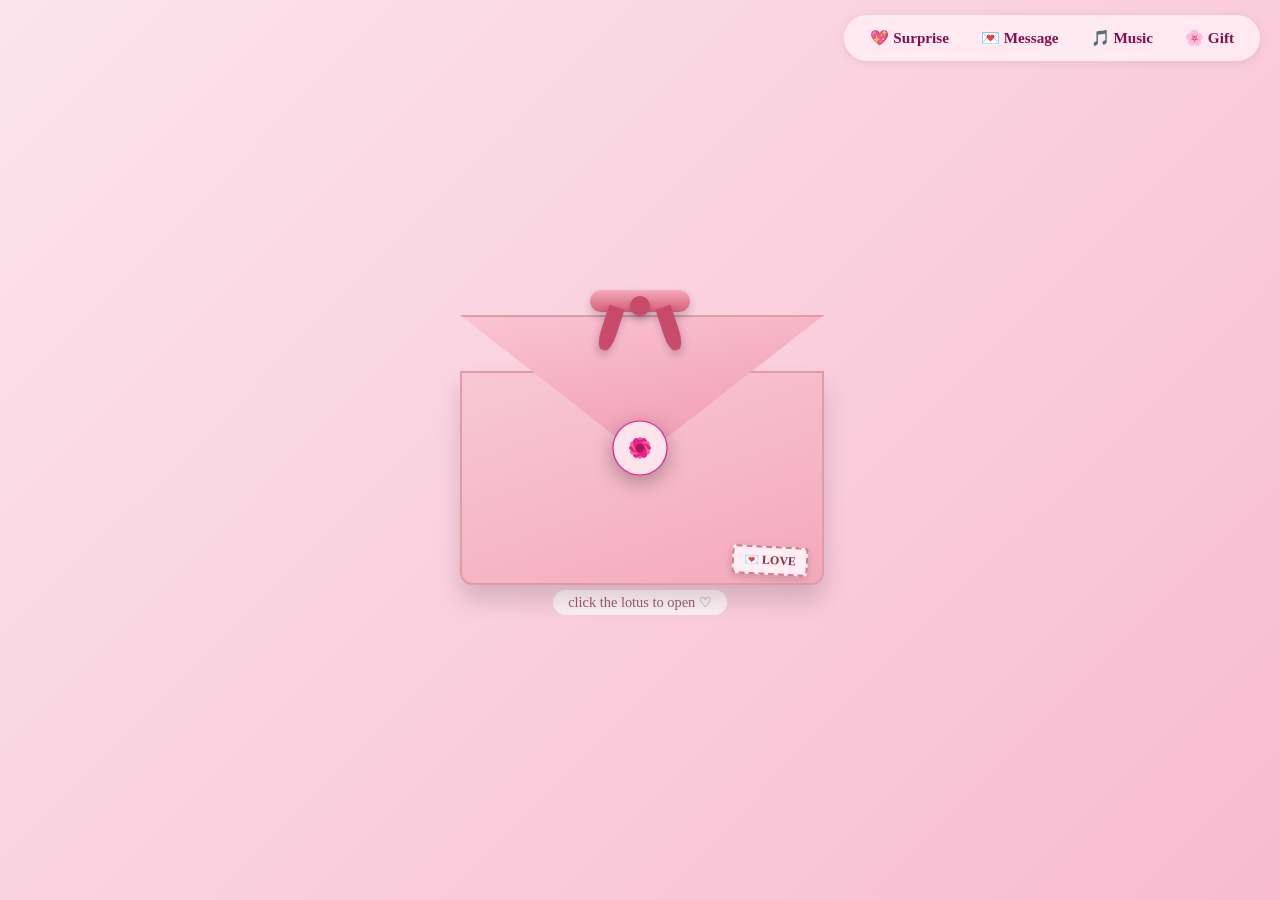
<file: index.html>
<!DOCTYPE html>
<html lang="en">
<head>
  <meta charset="UTF-8">
  <meta name="viewport" content="width=device-width, initial-scale=1.0">
  <title>Viji Birthday</title>
  <link rel="stylesheet" href="style.css">
  <link rel="icon" href="favicon.ico" type="image/x-icon">
</head>
<body>

  <!-- ===== TOP RIGHT INLINE NAV ===== -->
 <nav class="top-nav">
    <a href="surprise.html">💖 Surprise</a> 
    <a href="messages.html">💌 Message</a>
    <a href="music.html">🎵 Music</a>
    <a href="gift.html">🌸 Gift</a>
  </nav>

  <!-- ===== FALLING ITEMS CONTAINER ===== -->
  <div class="falling-items" id="fallingContainer"></div>


  <!-- ===== ENVELOPE ===== -->
  <div class="envelope-container">
    <div class="envelope-body"></div>
    <div class="envelope-flap" id="flap"></div>

    <div class="letter" id="letter">
      <button class="close-btn" onclick="closeEnvelope()">✕</button>
      <h1 class="birthday-heading" id="birthdayHeading">Happy Birthday Sweetheart</h1>
      <h2>🌸 Dear You,</h2>
      <p>You are the sunshine<br>of my life.</p>
      <p class="signature">With love,<br>Me</p>
    </div>

    <div class="ribbon">
      <div class="ribbon-band"></div>
      <div class="ribbon-knot"></div>
    </div>

    <div class="lotus-seal" id="lotusSeal" onclick="openEnvelope()">
      <svg width="60" height="60" viewBox="0 0 100 100">
        <circle cx="50" cy="50" r="45" fill="#fce4ec" stroke="#e91e8c" stroke-width="2"/>
        <g transform="translate(50,50)">
          <ellipse rx="8" ry="18" fill="#f06292" transform="rotate(0)"/>
          <ellipse rx="8" ry="18" fill="#e91e8c" transform="rotate(30)"/>
          <ellipse rx="8" ry="18" fill="#f06292" transform="rotate(60)"/>
          <ellipse rx="8" ry="18" fill="#e91e8c" transform="rotate(90)"/>
          <ellipse rx="8" ry="18" fill="#f06292" transform="rotate(120)"/>
          <ellipse rx="8" ry="18" fill="#e91e8c" transform="rotate(150)"/>
          <ellipse rx="8" ry="18" fill="#f06292" transform="rotate(180)"/>
          <ellipse rx="8" ry="18" fill="#e91e8c" transform="rotate(210)"/>
          <ellipse rx="8" ry="18" fill="#f06292" transform="rotate(240)"/>
          <ellipse rx="8" ry="18" fill="#e91e8c" transform="rotate(270)"/>
          <ellipse rx="8" ry="18" fill="#f06292" transform="rotate(300)"/>
          <ellipse rx="8" ry="18" fill="#e91e8c" transform="rotate(330)"/>
          <circle r="7" fill="#ad1457"/>
        </g>
      </svg>
    </div>
    
    <div class="love-stamp">💌 LOVE</div>
    <div class="hint" id="hint">click the lotus to open ♡</div>
  </div>
  

  <script src="script.js"></script>
</body>
</html>
</file>
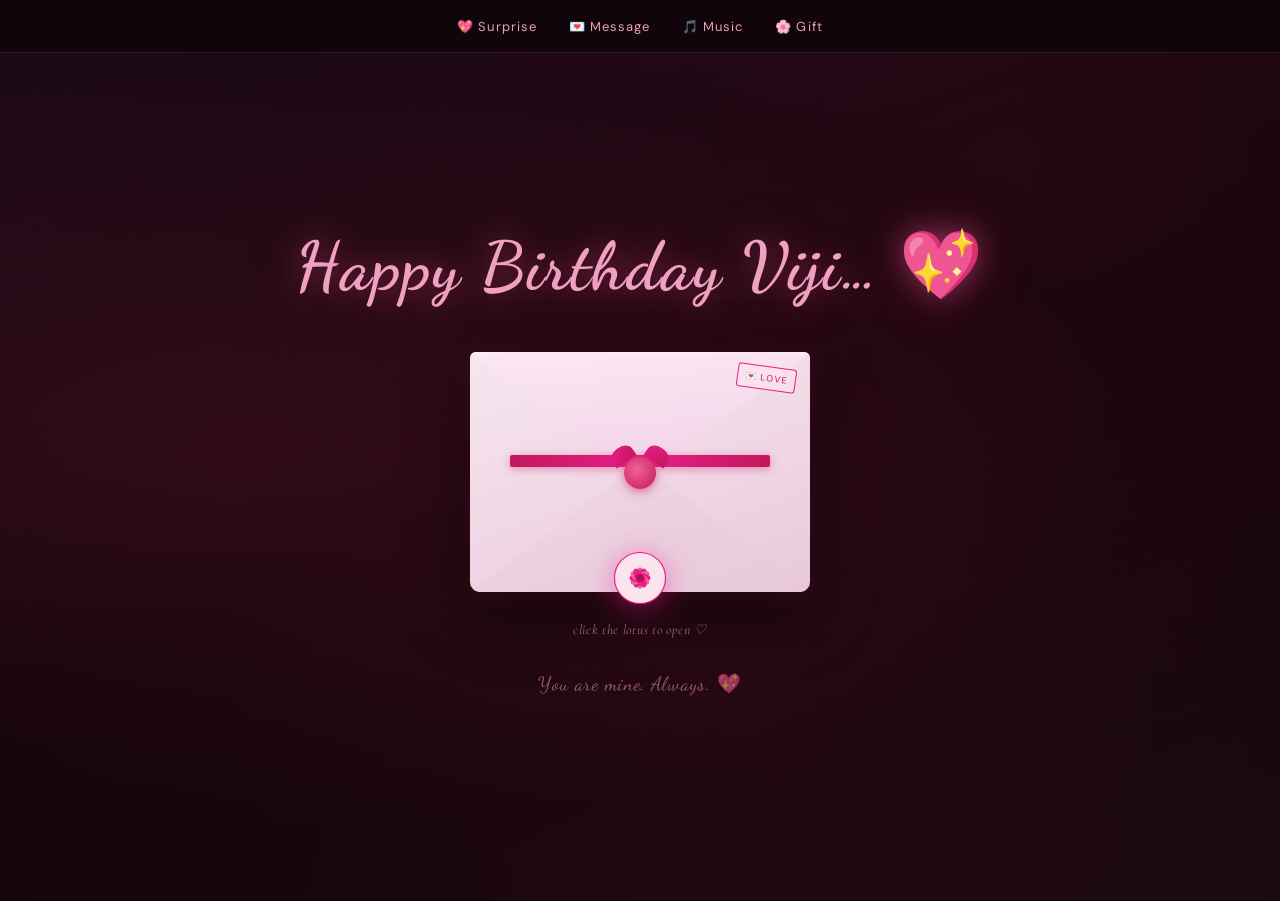
<file: docs/index.html>
<!doctype html>
<html lang="en">
  <head>
    <meta charset="UTF-8" />
    <meta name="viewport" content="width=device-width, initial-scale=1.0" />
    <title>Viji Birthday 💖</title>
    <link
      href="https://fonts.googleapis.com/css2?family=Cormorant+Garamond:ital,wght@0,300;0,400;0,600;1,300;1,400&family=DM+Sans:wght@300;400&family=Dancing+Script:wght@600;700&display=swap"
      rel="stylesheet"
    />
    <link rel="icon" href="favicon.png" />
    <link rel="icon" type="image/png" sizes="32x32" href="favicon.png" />
    <link rel="apple-touch-icon" href="favicon.png" />

    <style>
      *,
      *::before,
      *::after {
        margin: 0;
        padding: 0;
        box-sizing: border-box;
      }

      html,
      body {
        width: 100%;
        min-height: 100vh;
        font-family: "DM Sans", sans-serif;
        overflow-x: hidden;
        display: block;
        background: #1a0510;
      }

      /* Deep romantic background */
      body::before {
        content: "";
        position: fixed;
        inset: 0;
        background:
          radial-gradient(
            ellipse at 20% 50%,
            rgba(180, 40, 80, 0.18) 0%,
            transparent 60%
          ),
          radial-gradient(
            ellipse at 80% 20%,
            rgba(120, 20, 60, 0.15) 0%,
            transparent 55%
          ),
          radial-gradient(
            ellipse at 60% 80%,
            rgba(80, 10, 40, 0.2) 0%,
            transparent 50%
          ),
          linear-gradient(160deg, #1f0a18 0%, #120408 50%, #1a0a0e 100%);
        pointer-events: none;
        z-index: 0;
      }

      /* NAV */
      .top-nav {
        display: flex;
        justify-content: center;
        align-items: center;
        gap: 2rem;
        padding: 1.1rem 2rem;
        background: rgba(15, 5, 10, 0.85);
        border-bottom: 1px solid rgba(200, 80, 120, 0.2);
        position: sticky;
        top: 0;
        left: 0;
        width: 100%;
        z-index: 200;
        backdrop-filter: blur(10px);
      }
      .top-nav a {
        font-size: 13px;
        color: #e8a0b8;
        text-decoration: none;
        letter-spacing: 0.08em;
        transition:
          color 0.2s,
          text-shadow 0.2s;
      }
      .top-nav a:hover {
        color: #ffd6e7;
        text-shadow: 0 0 12px rgba(255, 150, 180, 0.6);
      }

      /* MAIN LAYOUT */
      .page-wrap {
        position: relative;
        z-index: 1;
        min-height: calc(100vh - 52px);
        display: flex;
        flex-direction: column;
        align-items: center;
        justify-content: center;
        padding: 2rem 1rem 4rem;
        gap: 0;
      }

      /* INTRO TEXT - big, rises from bottom */
      .intro-text {
        font-family: "Dancing Script", cursive;
        font-size: clamp(2.4rem, 8vw, 4.2rem);
        font-weight: 700;
        color: #f0a0c0;
        letter-spacing: 0.03em;
        margin-bottom: 2.8rem;
        text-align: center;
        line-height: 1.2;
        animation: riseUp 1.2s cubic-bezier(0.22, 1, 0.36, 1) 0.3s both;
        text-shadow:
          0 0 30px rgba(220, 80, 130, 0.6),
          0 0 60px rgba(180, 40, 90, 0.3),
          0 4px 20px rgba(0, 0, 0, 0.4);
      }

      @keyframes riseUp {
        from {
          opacity: 0;
          transform: translateY(70px);
        }
        to {
          opacity: 1;
          transform: translateY(0);
        }
      }

      @keyframes fadeDown {
        from {
          opacity: 0;
          transform: translateY(-14px);
        }
        to {
          opacity: 1;
          transform: translateY(0);
        }
      }

      /* CLOSE button above the envelope */
      .close-outside-btn {
        display: none;
        align-items: center;
        gap: 6px;
        margin-bottom: 1rem;
        background: rgba(200, 60, 100, 0.15);
        border: 1px solid rgba(220, 80, 130, 0.35);
        color: #f0a0c0;
        font-family: "DM Sans", sans-serif;
        font-size: 13px;
        letter-spacing: 0.06em;
        padding: 6px 18px;
        border-radius: 20px;
        cursor: pointer;
        backdrop-filter: blur(6px);
        transition:
          background 0.2s,
          color 0.2s;
      }
      .close-outside-btn:hover {
        background: rgba(200, 60, 100, 0.28);
        color: #ffd6e7;
      }
      .close-outside-btn.visible {
        display: flex;
      }

      /* ===== ENVELOPE ===== */
      .envelope-container {
        position: relative;
        width: 340px;
        height: 240px;
        animation: floatUp 1s ease 0.5s both;
        cursor: default;
      }

      @keyframes floatUp {
        from {
          opacity: 0;
          transform: translateY(30px);
        }
        to {
          opacity: 1;
          transform: translateY(0);
        }
      }

      /* gentle float after load */
      .envelope-container.loaded {
        animation:
          floatUp 1s ease 0.5s both,
          gentleFloat 4s ease-in-out 1.5s infinite;
      }
      @keyframes gentleFloat {
        0%,
        100% {
          transform: translateY(0px);
        }
        50% {
          transform: translateY(-8px);
        }
      }

      /* envelope body */
      .envelope-body {
        position: absolute;
        inset: 0;
        background: linear-gradient(
          160deg,
          #f5e6ee 0%,
          #f0d5e4 60%,
          #e8c8d8 100%
        );
        border-radius: 6px 6px 10px 10px;
        box-shadow:
          0 20px 60px rgba(0, 0, 0, 0.6),
          0 6px 20px rgba(180, 40, 80, 0.25),
          inset 0 1px 0 rgba(255, 255, 255, 0.6);
      }

      /* diagonal fold lines on body */
      .envelope-body::before {
        content: "";
        position: absolute;
        inset: 0;
        background:
          linear-gradient(
            135deg,
            transparent 49.5%,
            rgba(200, 140, 160, 0.25) 49.5%,
            rgba(200, 140, 160, 0.25) 50.5%,
            transparent 50.5%
          ),
          linear-gradient(
            225deg,
            transparent 49.5%,
            rgba(200, 140, 160, 0.25) 49.5%,
            rgba(200, 140, 160, 0.25) 50.5%,
            transparent 50.5%
          );
        border-radius: inherit;
      }

      /* bottom fold */
      .envelope-bottom {
        position: absolute;
        bottom: 0;
        left: 0;
        right: 0;
        height: 130px;
        background: linear-gradient(160deg, #f0d8e8 0%, #e8c8d8 100%);
        clip-path: polygon(0 100%, 50% 0%, 100% 100%);
        border-radius: 0 0 10px 10px;
        box-shadow: 0 -2px 8px rgba(180, 80, 120, 0.15);
      }

      /* flap (top triangle) */
      .envelope-flap {
        position: absolute;
        top: 0;
        left: 0;
        right: 0;
        height: 130px;
        background: linear-gradient(175deg, #fce8f3 0%, #f0d0e6 100%);
        clip-path: polygon(0 0, 100% 0, 50% 100%);
        transform-origin: top center;
        transition: transform 0.8s cubic-bezier(0.4, 0, 0.2, 1);
        z-index: 10;
        border-radius: 6px 6px 0 0;
        box-shadow: 0 4px 12px rgba(180, 60, 100, 0.12);
      }
      .envelope-flap.open {
        transform: rotateX(180deg);
      }

      /* LETTER */
      .letter {
        position: absolute;
        top: 10px;
        left: 20px;
        right: 20px;
        background: linear-gradient(160deg, #fff9fc 0%, #fdf0f6 100%);
        border-radius: 6px;
        padding: 1.4rem 1.6rem 1.2rem;
        box-shadow: 0 4px 20px rgba(0, 0, 0, 0.25);
        z-index: 5;
        opacity: 0;
        transition: opacity 0.6s ease 0.5s;
        pointer-events: none;
        text-align: center;
        border: 0.5px solid rgba(220, 150, 180, 0.3);
      }
      .letter.open {
        opacity: 1;
        pointer-events: all;
      }

      /* ruled lines on letter */
      .letter::before {
        content: "";
        position: absolute;
        inset: 0;
        background: repeating-linear-gradient(
          transparent,
          transparent 27px,
          rgba(220, 150, 180, 0.12) 27px,
          rgba(220, 150, 180, 0.12) 28px
        );
        border-radius: inherit;
        pointer-events: none;
      }

      .birthday-heading {
        font-family: "Dancing Script", cursive;
        font-size: 1.25rem;
        font-weight: 700;
        color: #8b1a4a;
        margin-bottom: 0.5rem;
        line-height: 1.3;
        position: relative;
        z-index: 1;
      }

      .letter h2 {
        font-family: "Cormorant Garamond", serif;
        font-size: 0.95rem;
        font-weight: 400;
        color: #7a3050;
        margin-bottom: 0.6rem;
        position: relative;
        z-index: 1;
      }

      .letter p {
        font-family: "Cormorant Garamond", serif;
        font-style: italic;
        font-size: 0.95rem;
        color: #5a2035;
        line-height: 1.7;
        position: relative;
        z-index: 1;
      }

      .letter .signature {
        margin-top: 0.8rem;
        font-family: "Dancing Script", cursive;
        font-size: 1.05rem;
        color: #8b1a4a;
        font-style: normal;
      }

      /* RIBBON */
      .ribbon {
        position: absolute;
        top: 50%;
        left: 50%;
        transform: translate(-50%, -50%);
        z-index: 15;
        display: flex;
        flex-direction: column;
        align-items: center;
        transition: opacity 0.4s;
      }
      .ribbon.hidden {
        opacity: 0;
        pointer-events: none;
      }
      .ribbon-band {
        width: 260px;
        height: 12px;
        background: linear-gradient(90deg, #c2185b, #e91e8c, #c2185b);
        border-radius: 2px;
        box-shadow: 0 2px 8px rgba(200, 24, 91, 0.4);
      }
      .ribbon-knot {
        width: 32px;
        height: 32px;
        background: radial-gradient(circle at 40% 40%, #f06292, #c2185b);
        border-radius: 50%;
        margin-top: -10px;
        box-shadow: 0 3px 10px rgba(200, 24, 91, 0.5);
        position: relative;
      }
      .ribbon-knot::before,
      .ribbon-knot::after {
        content: "";
        position: absolute;
        width: 24px;
        height: 16px;
        background: linear-gradient(135deg, #e91e8c, #c2185b);
        border-radius: 50% 50% 0 0;
        top: -10px;
      }
      .ribbon-knot::before {
        left: -14px;
        transform: rotate(-35deg);
      }
      .ribbon-knot::after {
        right: -14px;
        transform: rotate(35deg);
      }

      /* LOTUS SEAL */
      .lotus-seal {
        position: absolute;
        bottom: -20px;
        left: 50%;
        transform: translateX(-50%);
        z-index: 20;
        cursor: pointer;
        transition:
          transform 0.3s,
          filter 0.3s;
        filter: drop-shadow(0 4px 14px rgba(233, 30, 140, 0.5));
      }
      .lotus-seal:hover {
        transform: translateX(-50%) scale(1.12) rotate(10deg);
        filter: drop-shadow(0 6px 20px rgba(233, 30, 140, 0.7));
      }
      .lotus-seal.hidden {
        opacity: 0;
        pointer-events: none;
        transition: opacity 0.4s;
      }

      /* STAMP */
      .love-stamp {
        position: absolute;
        top: 14px;
        right: 14px;
        font-family: "DM Sans", sans-serif;
        font-size: 9px;
        font-weight: 400;
        letter-spacing: 0.15em;
        color: #c2185b;
        border: 1.5px solid #e91e8c;
        padding: 5px 7px;
        border-radius: 3px;
        background: rgba(252, 228, 236, 0.6);
        z-index: 12;
        transform: rotate(8deg);
      }

      /* HINT */
      .hint {
        position: absolute;
        bottom: -46px;
        left: 50%;
        transform: translateX(-50%);
        font-family: "Cormorant Garamond", serif;
        font-style: italic;
        font-size: 0.85rem;
        color: rgba(220, 140, 170, 0.7);
        white-space: nowrap;
        letter-spacing: 0.05em;
        animation: pulse 2s ease-in-out infinite;
        transition: opacity 0.4s;
      }
      .hint.hidden {
        opacity: 0;
      }
      @keyframes pulse {
        0%,
        100% {
          opacity: 0.5;
        }
        50% {
          opacity: 1;
        }
      }

      /* FOOTER */
      .love-footer {
        margin-top: 5rem;
        font-family: "Dancing Script", cursive;
        font-size: 1.2rem;
        color: rgba(220, 140, 170, 0.6);
        text-align: center;
        letter-spacing: 0.05em;
        animation: fadeDown 1s ease 1s both;
        position: relative;
        z-index: 1;
      }

      /* FALLING PETALS */
      .falling-items {
        position: fixed;
        inset: 0;
        pointer-events: none;
        z-index: 0;
        overflow: hidden;
      }
      .fall-item {
        position: absolute;
        top: -40px;
        font-size: 1rem;
        opacity: 0;
        animation: fallDown linear infinite;
      }
      @keyframes fallDown {
        0% {
          transform: translateY(0) rotate(0deg) scale(1);
          opacity: 0.8;
        }
        100% {
          transform: translateY(105vh) rotate(400deg) scale(0.6);
          opacity: 0;
        }
      }

      /* SPARKLES on open */
      .sparkle {
        position: fixed;
        pointer-events: none;
        font-size: 1.2rem;
        z-index: 300;
        animation: sparkleOut 1s ease forwards;
      }
      @keyframes sparkleOut {
        0% {
          transform: translate(0, 0) scale(1);
          opacity: 1;
        }
        100% {
          transform: translate(var(--tx), var(--ty)) scale(0);
          opacity: 0;
        }
      }

      @media (max-width: 400px) {
        .envelope-container {
          width: 290px;
          height: 205px;
        }
        .ribbon-band {
          width: 220px;
        }
        .top-nav {
          gap: 1.2rem;
        }
        .top-nav a {
          font-size: 12px;
        }
      }
    </style>
  </head>
  <body>
    <div class="falling-items" id="fallingContainer"></div>

    <nav class="top-nav">
      <a href="surprise.html">💖 Surprise</a>
      <a href="messages.html">💌 Message</a>
      <a href="music.html">🎵 Music</a>
      <a href="gift.html">🌸 Gift</a>
    </nav>

    <div class="page-wrap">
      <div class="intro-text" id="introText">Happy Birthday Viji… 💖</div>

      <button
        class="close-outside-btn"
        id="closeOutsideBtn"
        onclick="closeEnvelope()"
      >
        ✕ &nbsp;Close
      </button>

      <div class="envelope-container" id="envelopeContainer">
        <div class="envelope-body"></div>
        <div class="envelope-bottom"></div>

        <div class="letter" id="letter">
          <h1 class="birthday-heading">Happy Birthday Beautiful 🌸</h1>
          <h2>🌸 Dear You,</h2>
          <p>
            I don't have big fancy words.
I just know that talking to you feels easy,
being with you feels safe,
and loving you feels like the most natural thing.
Happy Birthday, Viji —
you deserve the whole world. 🎂✨

.
          </p>
          <p class="signature">With all my love,<br />Forever yours 💕</p>
        </div>

        <div class="envelope-flap" id="flap"></div>

        <div class="ribbon" id="ribbon">
          <div class="ribbon-band"></div>
          <div class="ribbon-knot"></div>
        </div>

        <div class="lotus-seal" id="lotusSeal" onclick="openEnvelope()">
          <svg width="58" height="58" viewBox="0 0 100 100">
            <circle
              cx="50"
              cy="50"
              r="44"
              fill="#fce4ec"
              stroke="#e91e8c"
              stroke-width="2"
            />
            <g transform="translate(50,50)">
              <ellipse rx="8" ry="18" fill="#f06292" transform="rotate(0)" />
              <ellipse rx="8" ry="18" fill="#e91e8c" transform="rotate(30)" />
              <ellipse rx="8" ry="18" fill="#f06292" transform="rotate(60)" />
              <ellipse rx="8" ry="18" fill="#e91e8c" transform="rotate(90)" />
              <ellipse rx="8" ry="18" fill="#f06292" transform="rotate(120)" />
              <ellipse rx="8" ry="18" fill="#e91e8c" transform="rotate(150)" />
              <ellipse rx="8" ry="18" fill="#f06292" transform="rotate(180)" />
              <ellipse rx="8" ry="18" fill="#e91e8c" transform="rotate(210)" />
              <ellipse rx="8" ry="18" fill="#f06292" transform="rotate(240)" />
              <ellipse rx="8" ry="18" fill="#e91e8c" transform="rotate(270)" />
              <ellipse rx="8" ry="18" fill="#f06292" transform="rotate(300)" />
              <ellipse rx="8" ry="18" fill="#e91e8c" transform="rotate(330)" />
              <circle r="7" fill="#ad1457" />
            </g>
          </svg>
        </div>

        <div class="love-stamp">💌 LOVE</div>
        <div class="hint" id="hint">click the lotus to open ♡</div>
      </div>

      <footer class="love-footer">You are mine. Always. 💖</footer>
    </div>

    <script>
      // Falling petals
      const symbols = ["🌸", "🌹", "💕", "✨", "🌺", "💖", "🌷", "⭐"];
      const container = document.getElementById("fallingContainer");
      for (let i = 0; i < 22; i++) {
        const el = document.createElement("span");
        el.className = "fall-item";
        el.textContent = symbols[Math.floor(Math.random() * symbols.length)];
        el.style.left = Math.random() * 100 + "vw";
        el.style.fontSize = 0.6 + Math.random() * 0.9 + "rem";
        el.style.animationDuration = 7 + Math.random() * 10 + "s";
        el.style.animationDelay = Math.random() * 14 + "s";
        container.appendChild(el);
      }

      // Envelope float class after load
      setTimeout(() => {
        document.getElementById("envelopeContainer").classList.add("loaded");
      }, 1600);

      let isOpen = false;

      function openEnvelope() {
        if (isOpen) return;
        isOpen = true;

        document.getElementById("ribbon").classList.add("hidden");
        document.getElementById("lotusSeal").classList.add("hidden");
        document.getElementById("hint").classList.add("hidden");
        document.getElementById("closeOutsideBtn").classList.add("visible");

        document.getElementById("flap").classList.add("open");
        document.getElementById("letter").classList.add("open");

        launchSparkles();
      }

      function closeEnvelope() {
        isOpen = false;
        document.getElementById("letter").classList.remove("open");
        document.getElementById("closeOutsideBtn").classList.remove("visible");
        setTimeout(() => {
          document.getElementById("flap").classList.remove("open");
          document.getElementById("ribbon").classList.remove("hidden");
          document.getElementById("lotusSeal").classList.remove("hidden");
          document.getElementById("hint").classList.remove("hidden");
        }, 400);
      }

      function launchSparkles() {
        const sparks = ["✨", "💖", "🌸", "⭐", "💕", "🌟"];
        for (let i = 0; i < 14; i++) {
          const s = document.createElement("span");
          s.className = "sparkle";
          s.textContent = sparks[Math.floor(Math.random() * sparks.length)];
          const x = 30 + Math.random() * 40; // % across screen
          const y = 30 + Math.random() * 40;
          s.style.left = x + "vw";
          s.style.top = y + "vh";
          const angle = Math.random() * 360;
          const dist = 60 + Math.random() * 80;
          s.style.setProperty("--tx", Math.cos(angle) * dist + "px");
          s.style.setProperty("--ty", Math.sin(angle) * dist + "px");
          s.style.animationDelay = Math.random() * 0.4 + "s";
          document.body.appendChild(s);
          setTimeout(() => s.remove(), 1400);
        }
      }
    </script>
  </body>
</html>
</file>
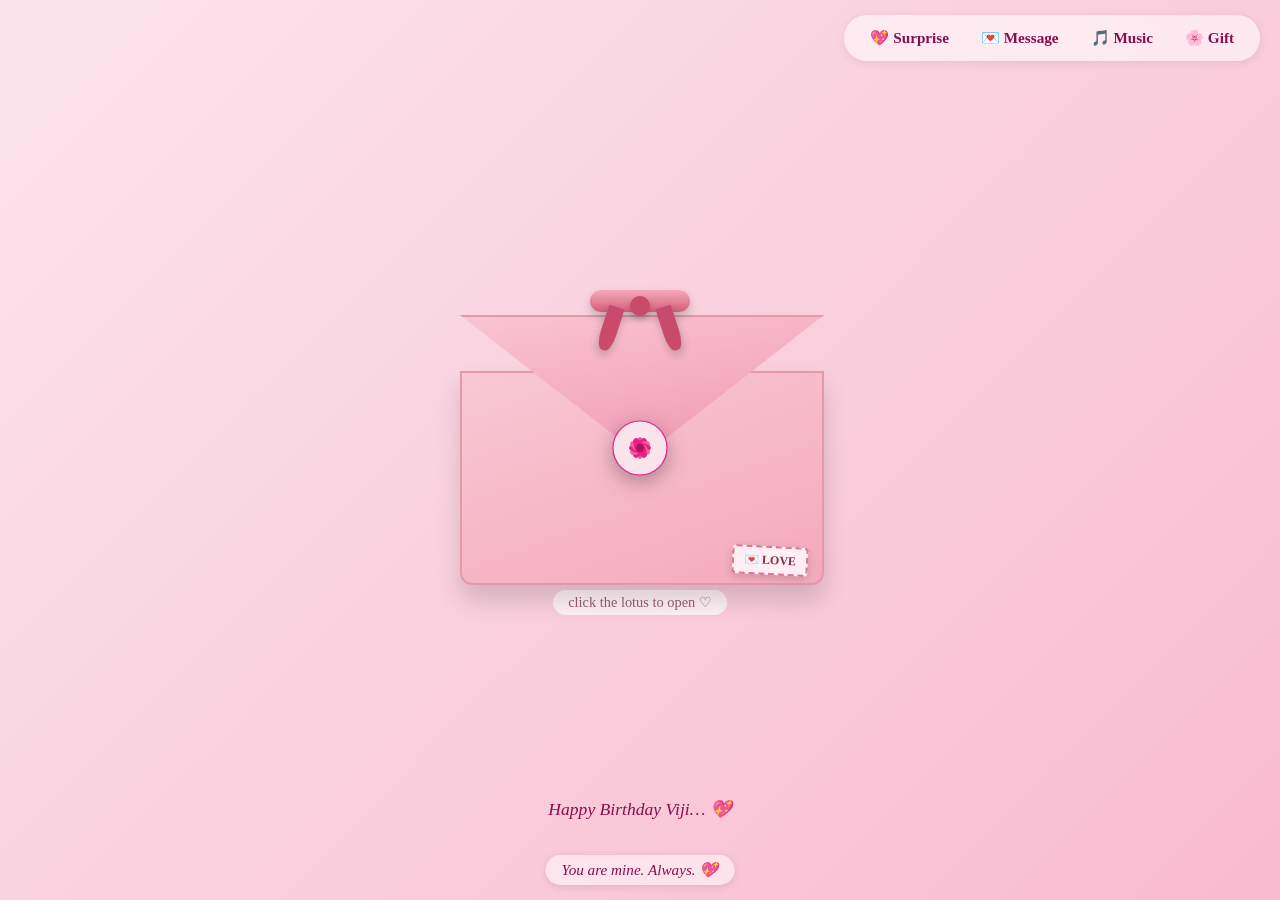
<file: frontend/index.html>
<!DOCTYPE html>
<html lang="en">
<head>
  <meta charset="UTF-8">
  <meta name="viewport" content="width=device-width, initial-scale=1.0">
  <title>Viji Birthday</title>
  <link rel="stylesheet" href="style.css">
  <link rel="icon" href="favicon.ico" type="image/x-icon">
</head>
<body>

  <!-- ===== TOP RIGHT INLINE NAV ===== -->
 <nav class="top-nav">
    <a href="surprise.html">💖 Surprise</a> 
    <a href="messages.html">💌 Message</a>
    <a href="music.html">🎵 Music</a>
    <a href="gift.html">🌸 Gift</a>
  </nav>

  <!-- ===== FALLING ITEMS CONTAINER ===== -->
  <div class="falling-items" id="fallingContainer"></div>


  <!-- ===== ENVELOPE ===== -->
  <div class="envelope-container">
    <div class="envelope-body"></div>
    <div class="envelope-flap" id="flap"></div>

    <div class="letter" id="letter">
      <button class="close-btn" onclick="closeEnvelope()">✕</button>
      <h1 class="birthday-heading" id="birthdayHeading">Happy Birthday Sweetheart</h1>
      <h2>🌸 Dear You,</h2>
      <p>You are the sunshine<br>of my life.</p>
      <p class="signature">With love,<br>Me</p>
    </div>

    <div class="ribbon">
      <div class="ribbon-band"></div>
      <div class="ribbon-knot"></div>
    </div>

    <div class="lotus-seal" id="lotusSeal" onclick="openEnvelope()">
      <svg width="60" height="60" viewBox="0 0 100 100">
        <circle cx="50" cy="50" r="45" fill="#fce4ec" stroke="#e91e8c" stroke-width="2"/>
        <g transform="translate(50,50)">
          <ellipse rx="8" ry="18" fill="#f06292" transform="rotate(0)"/>
          <ellipse rx="8" ry="18" fill="#e91e8c" transform="rotate(30)"/>
          <ellipse rx="8" ry="18" fill="#f06292" transform="rotate(60)"/>
          <ellipse rx="8" ry="18" fill="#e91e8c" transform="rotate(90)"/>
          <ellipse rx="8" ry="18" fill="#f06292" transform="rotate(120)"/>
          <ellipse rx="8" ry="18" fill="#e91e8c" transform="rotate(150)"/>
          <ellipse rx="8" ry="18" fill="#f06292" transform="rotate(180)"/>
          <ellipse rx="8" ry="18" fill="#e91e8c" transform="rotate(210)"/>
          <ellipse rx="8" ry="18" fill="#f06292" transform="rotate(240)"/>
          <ellipse rx="8" ry="18" fill="#e91e8c" transform="rotate(270)"/>
          <ellipse rx="8" ry="18" fill="#f06292" transform="rotate(300)"/>
          <ellipse rx="8" ry="18" fill="#e91e8c" transform="rotate(330)"/>
          <circle r="7" fill="#ad1457"/>
        </g>
      </svg>
    </div>
    
    <div class="love-stamp">💌 LOVE</div>
    <div class="hint" id="hint">click the lotus to open ♡</div>
  </div>

  <div class="intro-text" id="introText">
  Happy Birthday Viji… 💖
</div>


  <footer class="love-footer">
  You are mine. Always. 💖
</footer>

  <script src="script.js"></script>
</body>
</html>
</file>
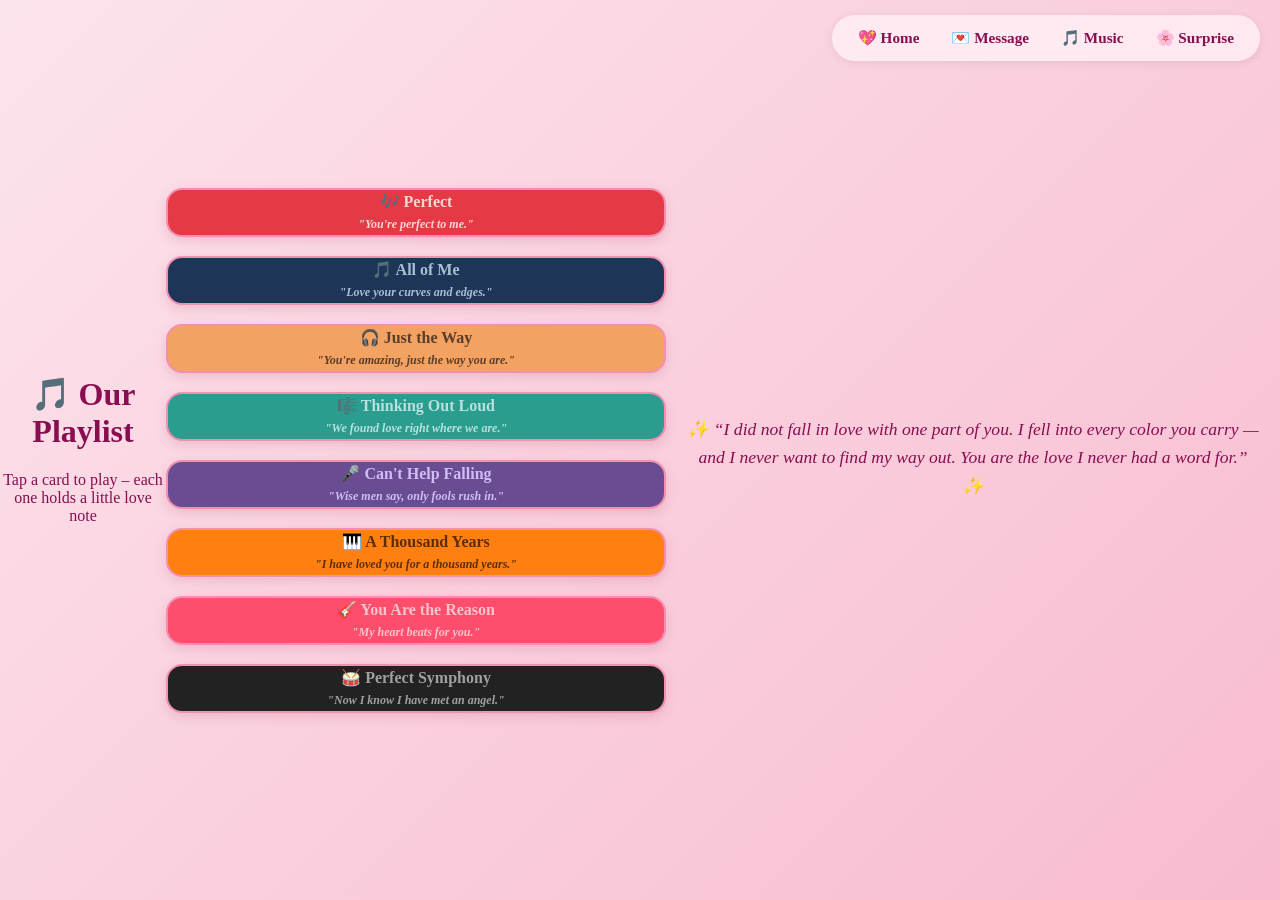
<file: music.html>
<!DOCTYPE html>
<html lang="en">
<head>
  <meta charset="UTF-8">
  <meta name="viewport" content="width=device-width, initial-scale=1.0">
  <title>Music & Quotes 🎵💌</title>
  <link rel="stylesheet" href="style.css">
</head>
<body>

  <!-- ===== TOP NAV ===== -->
  <nav class="top-nav">
    <a href="home.html">💖 Home</a> 
    <a href="messages.html">💌 Message</a>
    <a href="music.html">🎵 Music</a>
    <a href="surprise.html">🌸 Surprise</a>
  </nav>

  <!-- ===== FALLING ITEMS ===== -->
  <div class="falling-items" id="fallingContainer"></div>

  <!-- ===== HEADER ===== -->
  <div style="text-align:center; color:#880e4f; z-index:2; position:relative; margin-bottom: 5px;">
    <h1>🎵 Our Playlist</h1>
    <p>Tap a card to play – each one holds a little love note</p>
  </div>

  <!-- ===== 8 RECTANGLES (SONG + QUOTE) ===== -->
  <div class="rect-container" id="rectContainer">

    <div class="music-rect" data-song="song1.mp3">
      <span class="song-title">🎶 Perfect</span>
      <span class="quote-line">"You're perfect to me."</span>
    </div>

    <div class="music-rect" data-song="song2.mp3">
      <span class="song-title">🎵 All of Me</span>
      <span class="quote-line">"Love your curves and edges."</span>
    </div>

    <div class="music-rect" data-song="song3.mp3">
      <span class="song-title">🎧 Just the Way</span>
      <span class="quote-line">"You're amazing, just the way you are."</span>
    </div>

    <div class="music-rect" data-song="song4.mp3">
      <span class="song-title">🎼 Thinking Out Loud</span>
      <span class="quote-line">"We found love right where we are."</span>
    </div>

    <div class="music-rect" data-song="song5.mp3">
      <span class="song-title">🎤 Can't Help Falling</span>
      <span class="quote-line">"Wise men say, only fools rush in."</span>
    </div>

    <div class="music-rect" data-song="song6.mp3">
      <span class="song-title">🎹 A Thousand Years</span>
      <span class="quote-line">"I have loved you for a thousand years."</span>
    </div>

    <div class="music-rect" data-song="song7.mp3">
      <span class="song-title">🎸 You Are the Reason</span>
      <span class="quote-line">"My heart beats for you."</span>
    </div>

    <div class="music-rect" data-song="song8.mp3">
      <span class="song-title">🥁 Perfect Symphony</span>
      <span class="quote-line">"Now I know I have met an angel."</span>
    </div>

  </div>
  <p class="music-quote">
    ✨ “I did not fall in love with one part of you. I fell into every color you carry — and I never want to find my way out. You are the love I never had a word for.” ✨
  </p>

  <script src="script.js"></script>

  <!-- Music player logic (same as before) -->
  <script>
    (function() {
      const rects = document.querySelectorAll('.music-rect');
      let currentAudio = null;
      let currentRect = null;

      rects.forEach(rect => {
        rect.addEventListener('click', function() {
          const songFile = this.getAttribute('data-song');

          // If same rectangle clicked again → pause / resume
          if (currentRect === this) {
            if (currentAudio && !currentAudio.paused) {
              currentAudio.pause();
              this.classList.remove('playing');
              currentRect = null;
              currentAudio = null;
            } else if (currentAudio && currentAudio.paused) {
              currentAudio.play();
              this.classList.add('playing');
            }
            return;
          }

          // Stop previous song
          if (currentAudio) {
            currentAudio.pause();
            currentAudio.currentTime = 0;
            if (currentRect) currentRect.classList.remove('playing');
          }

          // Play new song
          const audio = new Audio(songFile);
          audio.play().then(() => {
            this.classList.add('playing');
            currentAudio = audio;
            currentRect = this;
          }).catch(err => {
            alert('Could not play ' + songFile + '. Make sure the file exists.');
            console.error(err);
          });

          audio.addEventListener('ended', () => {
            this.classList.remove('playing');
            currentAudio = null;
            currentRect = null;
          });
        });
      });
    })();
  </script>

</body>
</html>
</file>
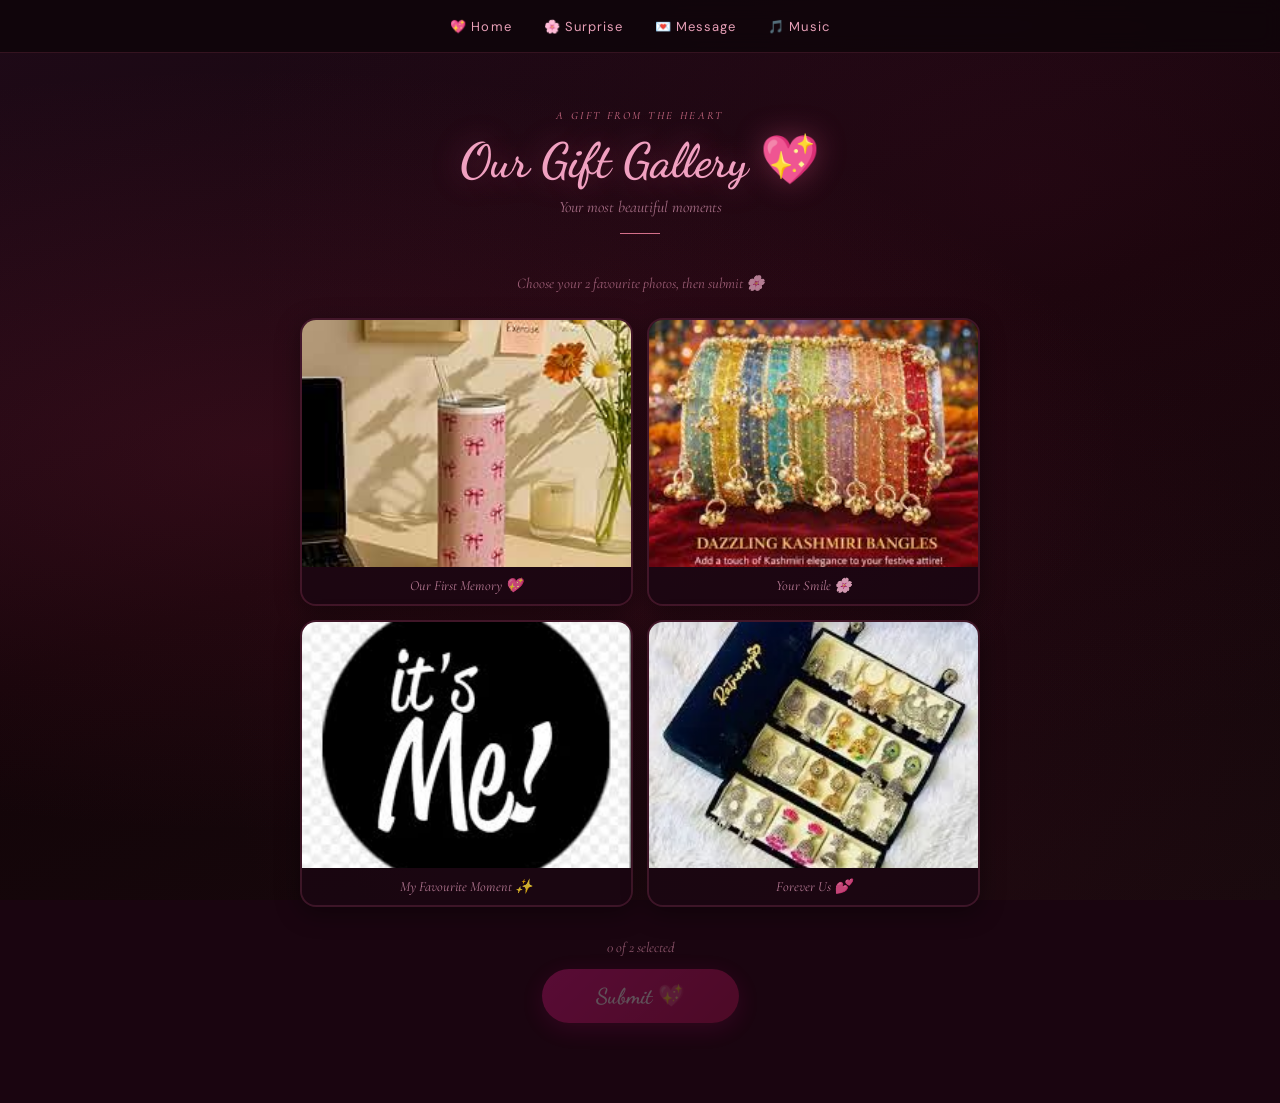
<file: docs/gift.html>
<!DOCTYPE html>
<html lang="en">
<head>
  <meta charset="UTF-8" />
  <meta name="viewport" content="width=device-width, initial-scale=1.0" />
  <title>Gift Gallery 💖</title>
  <link href="https://fonts.googleapis.com/css2?family=Cormorant+Garamond:ital,wght@0,300;0,400;0,600;1,300;1,400&family=Dancing+Script:wght@600;700&family=DM+Sans:wght@300;400&display=swap" rel="stylesheet"/>
  <style>
    *, *::before, *::after { margin: 0; padding: 0; box-sizing: border-box; }

    html, body {
      width: 100%;
      min-height: 100vh;
      font-family: 'DM Sans', sans-serif;
      overflow-x: hidden;
      display: block;
      background: #1a0510;
    }

    body::before {
      content: '';
      position: fixed;
      inset: 0;
      background:
        radial-gradient(ellipse at 20% 50%, rgba(180,40,80,0.18) 0%, transparent 60%),
        radial-gradient(ellipse at 80% 20%, rgba(120,20,60,0.15) 0%, transparent 55%),
        radial-gradient(ellipse at 60% 80%, rgba(80,10,40,0.2) 0%, transparent 50%),
        linear-gradient(160deg, #1f0a18 0%, #120408 50%, #1a0a0e 100%);
      pointer-events: none;
      z-index: 0;
    }

    /* NAV */
    .top-nav {
      display: flex;
      justify-content: center;
      align-items: center;
      gap: 2rem;
      padding: 1.1rem 2rem;
      background: rgba(15,5,10,0.85);
      border-bottom: 1px solid rgba(200,80,120,0.2);
      position: sticky;
      top: 0; left: 0;
      width: 100%;
      z-index: 200;
      backdrop-filter: blur(10px);
    }
    .top-nav a {
      font-size: 13px;
      color: #e8a0b8;
      text-decoration: none;
      letter-spacing: 0.08em;
      transition: color 0.2s, text-shadow 0.2s;
    }
    .top-nav a:hover { color: #ffd6e7; text-shadow: 0 0 12px rgba(255,150,180,0.6); }

    /* PAGE */
    .gift-page {
      position: relative;
      z-index: 1;
      max-width: 720px;
      margin: 0 auto;
      padding: 3rem 1.25rem 5rem;
    }

    /* HERO */
    .gift-hero {
      text-align: center;
      margin-bottom: 2.5rem;
      animation: riseUp 1s ease 0.2s both;
    }
    .gift-hero .eyebrow {
      font-size: 11px;
      letter-spacing: 0.22em;
      color: #d4708a;
      text-transform: uppercase;
      margin-bottom: 0.6rem;
    }
    .gift-hero h1 {
      font-family: 'Dancing Script', cursive;
      font-size: clamp(2rem, 6vw, 3rem);
      font-weight: 700;
      color: #f0a0c0;
      text-shadow: 0 0 30px rgba(220,80,130,0.4);
      line-height: 1.2;
    }
    .gift-hero p {
      font-family: 'Cormorant Garamond', serif;
      font-style: italic;
      font-size: 1rem;
      color: rgba(220,150,180,0.7);
      margin-top: 0.5rem;
    }
    .hero-line {
      width: 40px; height: 1px;
      background: #d4708a;
      margin: 1rem auto 0;
    }

    /* HINT */
    .select-hint {
      text-align: center;
      font-family: 'Cormorant Garamond', serif;
      font-style: italic;
      font-size: 0.92rem;
      color: rgba(220,140,170,0.65);
      margin-bottom: 1.6rem;
      animation: riseUp 1s ease 0.4s both;
      transition: color 0.3s;
    }
    .select-hint.maxed { color: rgba(233,30,140,0.75); }

    /* GRID */
    .pic-grid {
      display: grid;
      grid-template-columns: repeat(2, 1fr);
      gap: 14px;
      margin-bottom: 2rem;
      animation: riseUp 1s ease 0.5s both;
    }

    /* CARD */
    .pic-card {
      border-radius: 16px;
      overflow: hidden;
      cursor: pointer;
      position: relative;
      border: 2px solid rgba(220,100,150,0.15);
      box-shadow: 0 6px 24px rgba(0,0,0,0.4);
      transition: transform 0.22s, border-color 0.22s, box-shadow 0.22s;
      background: rgba(40,10,25,0.6);
    }
    .pic-card:hover { transform: translateY(-4px); box-shadow: 0 12px 32px rgba(0,0,0,0.5); }

    .pic-card img {
      width: 100%;
      aspect-ratio: 4/3;
      object-fit: cover;
      display: block;
      transition: filter 0.3s;
    }

    .pic-label {
      padding: 10px 12px;
      text-align: center;
      font-family: 'Cormorant Garamond', serif;
      font-style: italic;
      font-size: 0.88rem;
      color: rgba(220,150,180,0.8);
      background: rgba(20,5,15,0.6);
    }

    /* Tick overlay */
    .tick {
      position: absolute;
      top: 10px; right: 10px;
      width: 28px; height: 28px;
      border-radius: 50%;
      background: linear-gradient(135deg, #e91e8c, #c2185b);
      display: flex;
      align-items: center;
      justify-content: center;
      opacity: 0;
      transform: scale(0.4);
      transition: opacity 0.25s, transform 0.25s;
      box-shadow: 0 2px 10px rgba(233,30,140,0.6);
      z-index: 5;
      font-size: 14px;
    }

    /* SELECTED STATE */
    .pic-card.selected {
      border-color: #e91e8c;
      box-shadow: 0 0 0 3px rgba(233,30,140,0.3), 0 12px 32px rgba(0,0,0,0.5);
      transform: translateY(-4px) scale(1.02);
    }
    .pic-card.selected .tick { opacity: 1; transform: scale(1); }
    .pic-card.selected img { filter: brightness(1.08) saturate(1.1); }
    .pic-card.selected .pic-label { color: #f0a0c0; }

    /* DIMMED when 2 already selected */
    .pic-card.dimmed {
      opacity: 0.45;
      pointer-events: none;
    }

    /* SUBMIT */
    .submit-wrap {
      display: flex;
      flex-direction: column;
      align-items: center;
      gap: 0.8rem;
      animation: riseUp 1s ease 0.7s both;
    }

    .btn-submit {
      font-family: 'Dancing Script', cursive;
      font-size: 1.35rem;
      font-weight: 700;
      padding: 14px 54px;
      border-radius: 50px;
      border: none;
      background: linear-gradient(135deg, #e91e8c, #c2185b);
      color: #fff;
      cursor: pointer;
      box-shadow: 0 6px 24px rgba(233,30,140,0.4);
      opacity: 0.3;
      pointer-events: none;
      transition: opacity 0.3s, transform 0.2s, box-shadow 0.2s;
    }
    .btn-submit.active {
      opacity: 1;
      pointer-events: all;
    }
    .btn-submit.active:hover {
      transform: scale(1.07);
      box-shadow: 0 10px 32px rgba(233,30,140,0.6);
    }

    .selected-count {
      font-family: 'Cormorant Garamond', serif;
      font-style: italic;
      font-size: 0.9rem;
      color: rgba(220,140,170,0.6);
      transition: color 0.3s;
    }
    .selected-count.ready { color: rgba(233,30,140,0.8); }

    /* FULLSCREEN */
    .fullscreen {
      position: fixed;
      inset: 0;
      background: rgba(0,0,0,0.93);
      display: none;
      justify-content: center;
      align-items: center;
      z-index: 999;
      flex-direction: column;
      gap: 1rem;
    }
    .fullscreen.show { display: flex; }
    .fullscreen img {
      max-width: 88%;
      max-height: 80vh;
      border-radius: 12px;
      box-shadow: 0 8px 40px rgba(0,0,0,0.7);
    }
    .fullscreen-close {
      font-family: 'Cormorant Garamond', serif;
      font-style: italic;
      color: rgba(220,140,170,0.7);
      font-size: 0.9rem;
      cursor: pointer;
      letter-spacing: 0.05em;
    }
    .fullscreen-close:hover { color: #f0a0c0; }

    /* RESULT overlay */
    .result-screen {
      display: none;
      position: fixed;
      inset: 0;
      z-index: 500;
      flex-direction: column;
      align-items: center;
      justify-content: center;
      gap: 1rem;
      background: rgba(20,5,15,0.94);
      backdrop-filter: blur(10px);
    }
    .result-screen.show { display: flex; }
    .result-title {
      font-family: 'Dancing Script', cursive;
      font-size: clamp(2rem, 8vw, 3.5rem);
      font-weight: 700;
      color: #f9a8c9;
      text-align: center;
      text-shadow: 0 0 40px rgba(240,80,140,0.6);
      animation: popIn 0.6s cubic-bezier(0.34,1.56,0.64,1) both;
      padding: 0 1.5rem;
    }
    .result-photos {
      display: flex;
      gap: 14px;
      flex-wrap: wrap;
      justify-content: center;
      animation: riseUp 0.6s ease 0.3s both;
    }
    .result-photos img {
      width: 140px;
      height: 140px;
      object-fit: cover;
      border-radius: 12px;
      border: 2px solid rgba(233,30,140,0.5);
      box-shadow: 0 6px 20px rgba(0,0,0,0.5);
    }
    .result-sub {
      font-family: 'Cormorant Garamond', serif;
      font-style: italic;
      font-size: 1.1rem;
      color: rgba(240,180,210,0.8);
      text-align: center;
      animation: riseUp 0.6s ease 0.5s both;
    }
    .result-back {
      font-family: 'Dancing Script', cursive;
      font-size: 1.1rem;
      padding: 10px 34px;
      border-radius: 50px;
      border: 1.5px solid rgba(233,30,140,0.4);
      background: transparent;
      color: #e8a0b8;
      cursor: pointer;
      transition: background 0.2s, color 0.2s;
      animation: riseUp 0.6s ease 0.7s both;
    }
    .result-back:hover { background: rgba(233,30,140,0.15); color: #ffd6e7; }

    /* CONFETTI */
    .confetti-piece {
      position: fixed;
      width: 10px; height: 10px;
      border-radius: 2px;
      pointer-events: none;
      z-index: 600;
      animation: confettiFall 1.5s ease forwards;
    }
    @keyframes confettiFall {
      0%   { transform: translate(0,0) rotate(0deg) scale(1); opacity: 1; }
      100% { transform: translate(var(--cx), var(--cy)) rotate(720deg) scale(0.3); opacity: 0; }
    }

    /* FALLING */
    .falling-items { position: fixed; inset: 0; pointer-events: none; z-index: 0; overflow: hidden; }
    .fall-item { position: absolute; top: -40px; opacity: 0; animation: fallDown linear infinite; }
    @keyframes fallDown {
      0%   { transform: translateY(0) rotate(0deg); opacity: 0.8; }
      100% { transform: translateY(105vh) rotate(360deg); opacity: 0; }
    }

    @keyframes riseUp {
      from { opacity: 0; transform: translateY(30px); }
      to   { opacity: 1; transform: translateY(0); }
    }
    @keyframes popIn {
      from { opacity: 0; transform: scale(0.5); }
      to   { opacity: 1; transform: scale(1); }
    }

    @media (max-width: 480px) {
      .top-nav { gap: 1.2rem; }
      .top-nav a { font-size: 12px; }
      .result-photos img { width: 110px; height: 110px; }
    }
  </style>
</head>
<body>

  <div class="falling-items" id="fallingContainer"></div>

  <nav class="top-nav">
    <a href="index.html">💖 Home</a>
    <a href="surprise.html">🌸 Surprise</a>
    <a href="messages.html">💌 Message</a>
    <a href="music.html">🎵 Music</a>
  </nav>

  <!-- RESULT SCREEN -->
  <div class="result-screen" id="resultScreen">
    <div class="result-title">Your favourites 💖</div>
    <div class="result-photos" id="resultPhotos"></div>
    <div class="result-sub">These are the moments I treasure most too 🥹</div>
    <button class="result-back" onclick="goBack()">← Go back</button>
  </div>

  <!-- FULLSCREEN VIEW -->
  <div class="fullscreen" id="fullscreen" onclick="closeFull()">
    <img id="fullImg" />
    <div class="fullscreen-close">tap anywhere to close</div>
  </div>

  <div class="gift-page">

    <div class="gift-hero">
      <p class="eyebrow">a gift from the heart</p>
      <h1>Our Gift Gallery 💖</h1>
      <p>Your most beautiful moments</p>
      <div class="hero-line"></div>
    </div>

    <div class="select-hint" id="selectHint">Choose your 2 favourite photos, then submit 🌸</div>

    <div class="pic-grid" id="picGrid">

      <div class="pic-card" data-index="0" onclick="handleCard(event, this)">
        <div class="tick">✓</div>
        <img src="images/Photo1.jpeg" alt="Memory 1" />
        <div class="pic-label">Our First Memory 💖</div>
      </div>

      <div class="pic-card" data-index="1" onclick="handleCard(event, this)">
        <div class="tick">✓</div>
        <img src="images/Photo2.jpeg" alt="Memory 2" />
        <div class="pic-label">Your Smile 🌸</div>
      </div>

      <div class="pic-card" data-index="2" onclick="handleCard(event, this)">
        <div class="tick">✓</div>
        <img src="images/Photo3.jpeg" alt="Memory 3" />
        <div class="pic-label">My Favourite Moment ✨</div>
      </div>

      <div class="pic-card" data-index="3" onclick="handleCard(event, this)">
        <div class="tick">✓</div>
        <img src="images/Photo4.jpeg" alt="Memory 4" />
        <div class="pic-label">Forever Us 💕</div>
      </div>

    </div>

    <div class="submit-wrap">
      <div class="selected-count" id="selectedCount">0 of 2 selected</div>
      <button class="btn-submit" id="btnSubmit" onclick="submitSelection()">Submit 💖</button>
    </div>

  </div>

  <script>
    // Falling petals
    const symbols = ['🌸','💕','🌹','✨','💖','🌷','⭐','💗'];
    const fc = document.getElementById('fallingContainer');
    for (let i = 0; i < 18; i++) {
      const el = document.createElement('span');
      el.className = 'fall-item';
      el.textContent = symbols[Math.floor(Math.random() * symbols.length)];
      el.style.left = Math.random() * 100 + 'vw';
      el.style.fontSize = (0.6 + Math.random() * 0.9) + 'rem';
      el.style.animationDuration = (7 + Math.random() * 10) + 's';
      el.style.animationDelay = (Math.random() * 14) + 's';
      fc.appendChild(el);
    }

    const MAX = 2;
    let selectedCards = [];

    function handleCard(e, card) {
      // Long press / double tap → fullscreen
      // Single click → select/deselect
      if (card.classList.contains('selected')) {
        // Deselect
        card.classList.remove('selected');
        selectedCards = selectedCards.filter(c => c !== card);
      } else {
        if (selectedCards.length >= MAX) return; // already at max
        card.classList.add('selected');
        selectedCards.push(card);
      }
      updateUI();
    }

    function updateUI() {
      const count = selectedCards.length;
      const hint  = document.getElementById('selectHint');
      const countEl = document.getElementById('selectedCount');
      const btnSubmit = document.getElementById('btnSubmit');
      const allCards  = document.querySelectorAll('.pic-card');

      countEl.textContent = count + ' of ' + MAX + ' selected';
      countEl.classList.toggle('ready', count === MAX);
      btnSubmit.classList.toggle('active', count > 0);

      // dim unselected cards if max reached
      allCards.forEach(c => {
        if (count >= MAX && !c.classList.contains('selected')) {
          c.classList.add('dimmed');
        } else {
          c.classList.remove('dimmed');
        }
      });

      if (count >= MAX) {
        hint.textContent = 'Perfect! Now hit Submit 💖';
        hint.classList.add('maxed');
      } else {
        hint.textContent = 'Choose your 2 favourite photos, then submit 🌸';
        hint.classList.remove('maxed');
      }
    }

    function openFull(card) {
      const img = card.querySelector('img');
      document.getElementById('fullImg').src = img.src;
      document.getElementById('fullscreen').classList.add('show');
    }

    function closeFull() {
      document.getElementById('fullscreen').classList.remove('show');
    }

    function submitSelection() {
      if (selectedCards.length === 0) return;

      // Show result photos
      const resultPhotos = document.getElementById('resultPhotos');
      resultPhotos.innerHTML = '';
      selectedCards.forEach(card => {
        const src = card.querySelector('img').src;
        const img = document.createElement('img');
        img.src = src;
        resultPhotos.appendChild(img);
      });

      document.getElementById('resultScreen').classList.add('show');
      launchConfetti();
      setTimeout(launchConfetti, 500);
    }

    function goBack() {
      document.getElementById('resultScreen').classList.remove('show');
    }

    function launchConfetti() {
      const colors = ['#ff69b4','#ff1493','#ffb6c1','#fff','#ffd700','#ff6eb4','#e91e8c'];
      for (let i = 0; i < 55; i++) {
        const c = document.createElement('div');
        c.className = 'confetti-piece';
        c.style.background = colors[Math.floor(Math.random() * colors.length)];
        c.style.left = (15 + Math.random() * 70) + 'vw';
        c.style.top  = (10 + Math.random() * 50) + 'vh';
        const angle = Math.random() * Math.PI * 2;
        const dist  = 80 + Math.random() * 180;
        c.style.setProperty('--cx', Math.cos(angle) * dist + 'px');
        c.style.setProperty('--cy', Math.sin(angle) * dist + 'px');
        c.style.animationDelay = (Math.random() * 0.4) + 's';
        c.style.borderRadius = Math.random() > 0.5 ? '50%' : '2px';
        document.body.appendChild(c);
        setTimeout(() => c.remove(), 2200);
      }
    }
  </script>

</body>
</html>
</file>
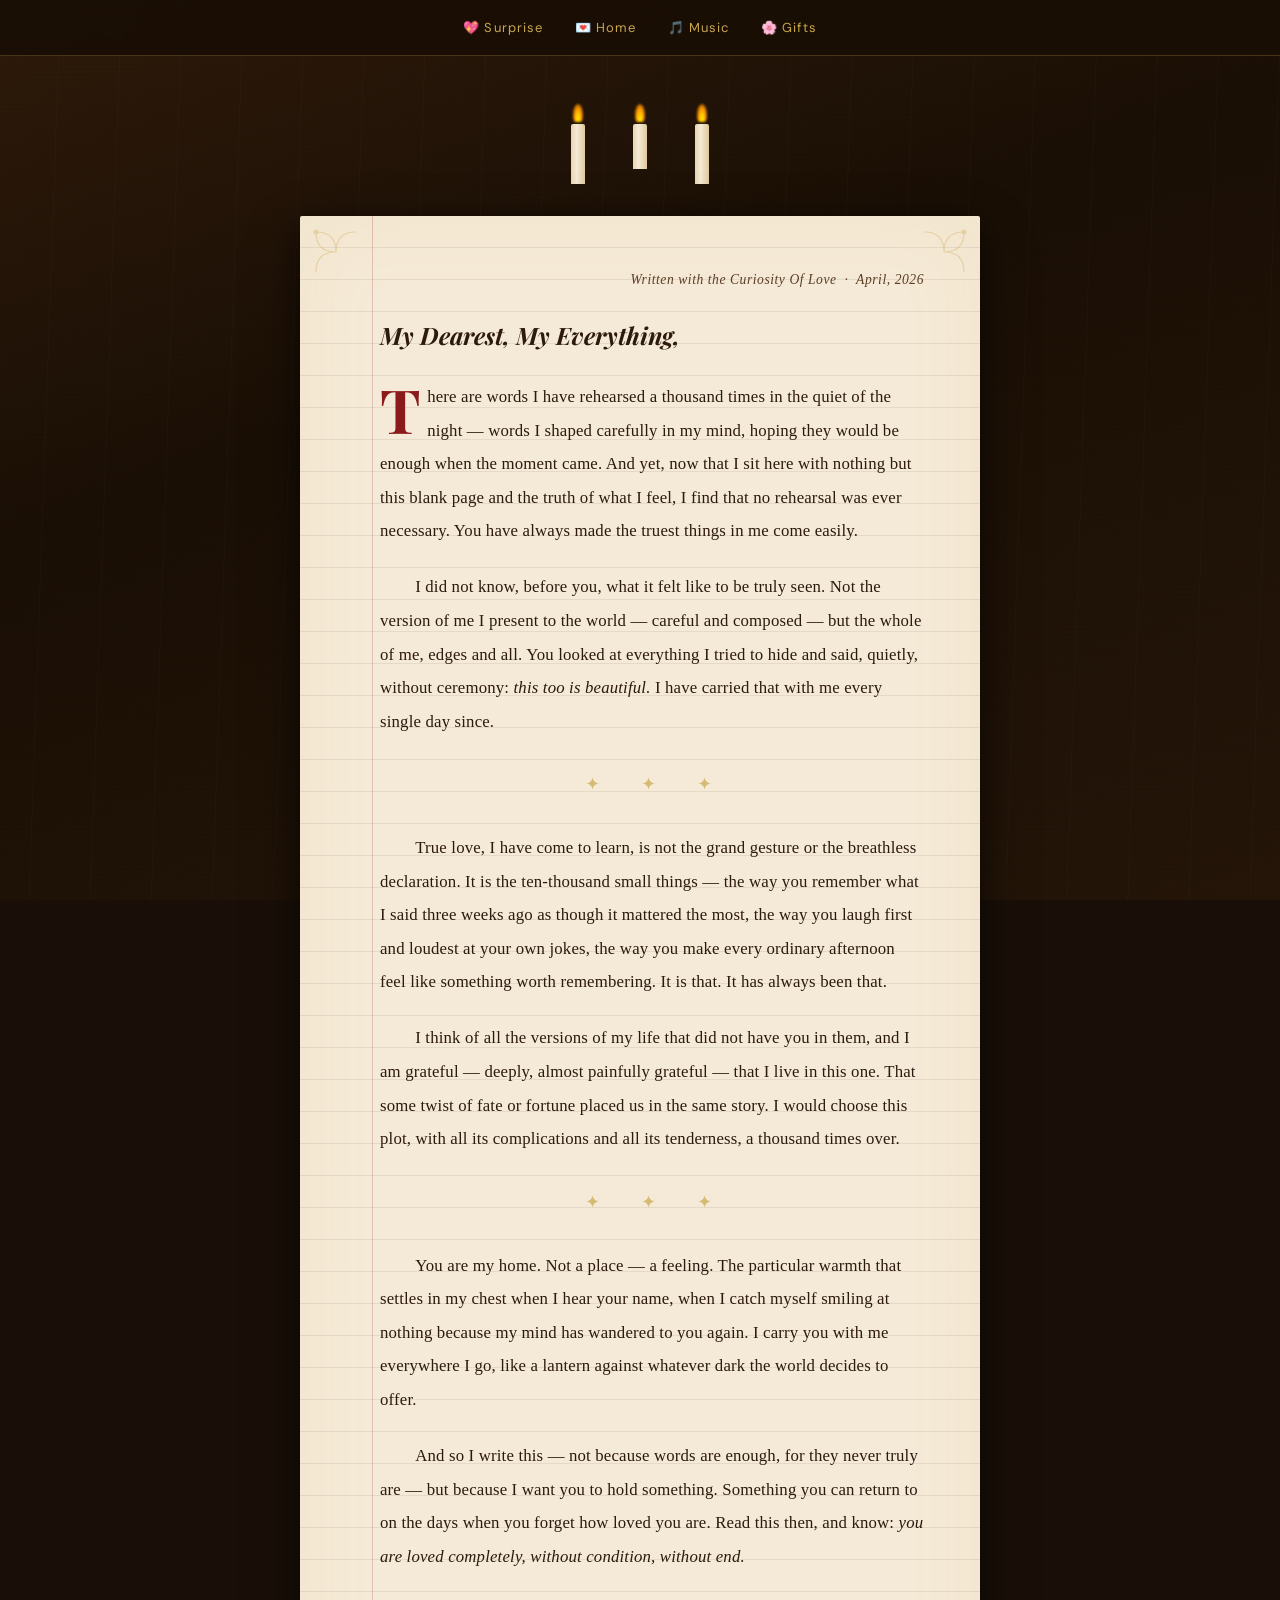
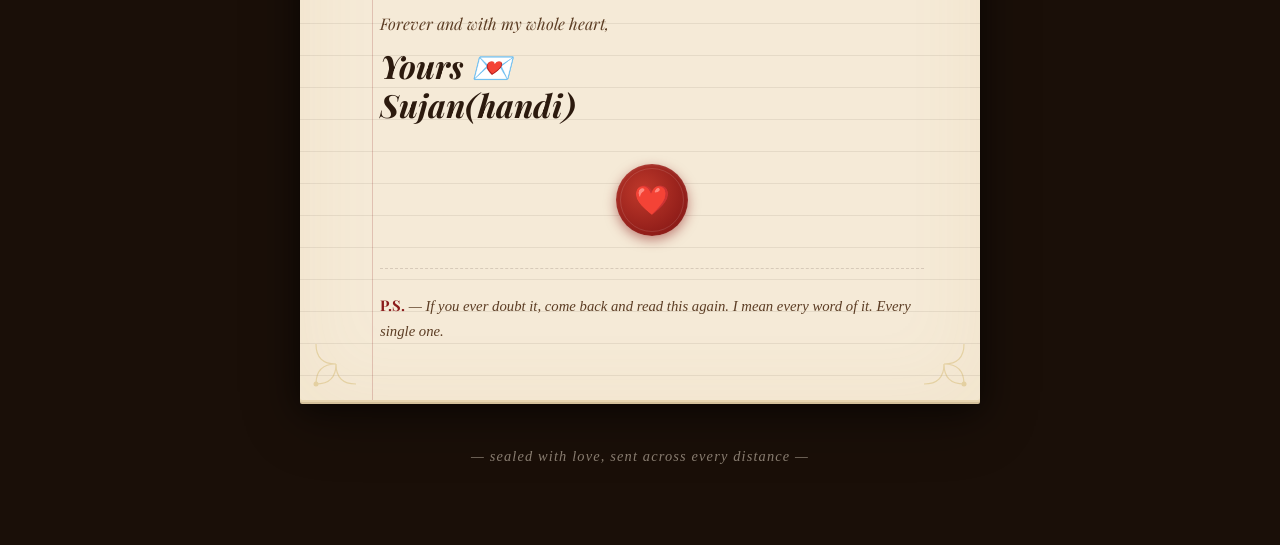
<file: docs/messages.html>
<!doctype html>
<html lang="en">
  <head>
    <meta charset="UTF-8" />
    <meta name="viewport" content="width=device-width, initial-scale=1.0" />
    <title>A Letter For You 💌</title>
    <link
      href="https://fonts.googleapis.com/css2?family=Playfair+Display:ital,wght@0,400;0,700;1,400;1,700&family=IM+Fell+English:ital@0;1&family=DM+Sans:wght@300;400&display=swap"
      rel="stylesheet"
    />
    <style>
      *,
      *::before,
      *::after {
        margin: 0;
        padding: 0;
        box-sizing: border-box;
      }

      :root {
        --parchment: #f5ead7;
        --parchment-dark: #e8d5b0;
        --ink: #2c1a0e;
        --ink-light: #5c3d24;
        --red-wax: #8b1a1a;
        --red-wax-light: #b5445a;
        --gold: #c9a84c;
        --shadow: rgba(44, 26, 14, 0.18);
      }

      html,
      body {
        width: 100%;
        min-height: 100vh;
        background: #1a0f08;
        font-family: "DM Sans", sans-serif;
        overflow-x: hidden;
        display: block;
      }

      /* Wooden desk texture background */
      body::before {
        content: "";
        position: fixed;
        inset: 0;
        background:
          repeating-linear-gradient(
            92deg,
            transparent,
            transparent 60px,
            rgba(255, 255, 255, 0.015) 60px,
            rgba(255, 255, 255, 0.015) 61px
          ),
          repeating-linear-gradient(
            180deg,
            transparent,
            transparent 4px,
            rgba(0, 0, 0, 0.04) 4px,
            rgba(0, 0, 0, 0.04) 5px
          ),
          linear-gradient(160deg, #2e1a0a 0%, #1a0f05 40%, #241508 100%);
        pointer-events: none;
        z-index: 0;
      }

      .top-nav {
        display: flex;
        justify-content: center;
        align-items: center;
        gap: 2rem;
        padding: 1.2rem 2rem;
        background: rgba(26, 15, 5, 0.92);
        border-bottom: 1px solid rgba(201, 168, 76, 0.25);
        position: sticky;
        top: 0;
        left: 0;
        width: 100%;
        z-index: 100;
        backdrop-filter: blur(6px);
      }
      .top-nav a {
        font-size: 13px;
        color: #c9a84c;
        text-decoration: none;
        letter-spacing: 0.08em;
        transition: color 0.2s;
        font-family: "DM Sans", sans-serif;
      }
      .top-nav a:hover {
        color: #f5ead7;
      }

      .page-wrap {
        position: relative;
        z-index: 1;
        padding: 3rem 1.5rem 5rem;
        display: flex;
        flex-direction: column;
        align-items: center;
      }

      /* Candle effect top decoration */
      .candle-row {
        display: flex;
        gap: 3rem;
        margin-bottom: 2rem;
        opacity: 0;
        animation: fadeIn 1s ease 0.2s forwards;
      }
      .candle {
        display: flex;
        flex-direction: column;
        align-items: center;
        gap: 2px;
      }
      .flame {
        width: 10px;
        height: 18px;
        background: radial-gradient(
          ellipse at 50% 80%,
          #fff700 0%,
          #ff9500 50%,
          transparent 100%
        );
        border-radius: 50% 50% 30% 30%;
        animation: flicker 1.5s ease-in-out infinite alternate;
        filter: blur(1px);
      }
      .candle-body {
        width: 14px;
        height: 60px;
        background: linear-gradient(
          to right,
          #e8d5b0 0%,
          #f5ead7 40%,
          #dfc99a 100%
        );
        border-radius: 2px 2px 0 0;
      }
      @keyframes flicker {
        0% {
          transform: scaleX(1) scaleY(1) rotate(-2deg);
          opacity: 0.9;
        }
        100% {
          transform: scaleX(0.85) scaleY(1.1) rotate(2deg);
          opacity: 1;
        }
      }

      /* The envelope that opens */
      .envelope-wrap {
        width: 100%;
        max-width: 680px;
        opacity: 0;
        animation: fadeIn 1s ease 0.5s forwards;
      }

      /* Letter paper */
      .letter-paper {
        background: var(--parchment);
        border-radius: 2px;
        box-shadow:
          0 2px 0 var(--parchment-dark),
          0 4px 0 #d4c09a,
          0 8px 30px rgba(0, 0, 0, 0.5),
          0 20px 60px rgba(0, 0, 0, 0.3),
          inset 0 0 80px rgba(201, 168, 76, 0.08);
        position: relative;
        overflow: hidden;
      }

      /* Paper texture lines */
      .letter-paper::before {
        content: "";
        position: absolute;
        inset: 0;
        background: repeating-linear-gradient(
          transparent,
          transparent 31px,
          rgba(44, 26, 14, 0.08) 31px,
          rgba(44, 26, 14, 0.08) 32px
        );
        pointer-events: none;
      }

      /* Left red margin line */
      .letter-paper::after {
        content: "";
        position: absolute;
        top: 0;
        bottom: 0;
        left: 72px;
        width: 1px;
        background: rgba(139, 26, 26, 0.2);
        pointer-events: none;
      }

      .letter-inner {
        padding: 3.5rem 3.5rem 3.5rem 5rem;
        position: relative;
        z-index: 1;
      }

      /* Corner decorations */
      .corner {
        position: absolute;
        width: 48px;
        height: 48px;
        opacity: 0.35;
      }
      .corner svg {
        width: 100%;
        height: 100%;
      }
      .corner-tl {
        top: 12px;
        left: 12px;
      }
      .corner-tr {
        top: 12px;
        right: 12px;
        transform: scaleX(-1);
      }
      .corner-bl {
        bottom: 12px;
        left: 12px;
        transform: scaleY(-1);
      }
      .corner-br {
        bottom: 12px;
        right: 12px;
        transform: scale(-1);
      }

      .letter-date {
        font-family: "IM Fell English", serif;
        font-style: italic;
        font-size: 0.85rem;
        color: var(--ink-light);
        text-align: right;
        margin-bottom: 2rem;
        letter-spacing: 0.04em;
      }

      .letter-salutation {
        font-family: "Playfair Display", serif;
        font-size: 1.5rem;
        font-weight: 700;
        font-style: italic;
        color: var(--ink);
        margin-bottom: 1.8rem;
        line-height: 1.3;
      }

      .letter-body {
        font-family: "IM Fell English", serif;
        font-size: 1.05rem;
        color: var(--ink);
        line-height: 2;
        letter-spacing: 0.01em;
      }

      .letter-body p {
        margin-bottom: 1.4rem;
        text-indent: 2.2rem;
      }
      .letter-body p:first-child {
        text-indent: 0;
      }

      .letter-body .drop-cap::first-letter {
        font-family: "Playfair Display", serif;
        font-size: 3.8rem;
        font-weight: 700;
        float: left;
        line-height: 0.75;
        margin-right: 6px;
        margin-top: 6px;
        color: var(--red-wax);
      }

      .divider {
        text-align: center;
        color: var(--gold);
        font-size: 1.1rem;
        letter-spacing: 0.4em;
        margin: 1.8rem 0;
        opacity: 0.7;
      }

      .letter-closing {
        margin-top: 2.5rem;
        font-family: "Playfair Display", serif;
        font-style: italic;
      }
      .letter-closing .closing-line {
        font-size: 1rem;
        color: var(--ink-light);
        margin-bottom: 0.4rem;
      }
      .letter-closing .signature {
        font-size: 2rem;
        font-weight: 700;
        color: var(--ink);
        line-height: 1.2;
        margin-top: 0.8rem;
      }

      /* Wax seal */
      .wax-seal {
        display: flex;
        justify-content: center;
        margin-top: 2.5rem;
      }
      .seal-circle {
        width: 72px;
        height: 72px;
        border-radius: 50%;
        background: radial-gradient(circle at 38% 38%, #c0392b, #7b1111);
        display: flex;
        align-items: center;
        justify-content: center;
        box-shadow:
          0 4px 12px rgba(139, 26, 26, 0.5),
          inset 0 1px 3px rgba(255, 255, 255, 0.15);
        font-size: 1.8rem;
        position: relative;
      }
      .seal-circle::before {
        content: "";
        position: absolute;
        inset: 4px;
        border-radius: 50%;
        border: 1px solid rgba(255, 255, 255, 0.12);
      }

      /* Postscript */
      .postscript {
        margin-top: 2rem;
        padding-top: 1.5rem;
        border-top: 1px dashed rgba(44, 26, 14, 0.15);
        font-family: "IM Fell English", serif;
        font-style: italic;
        font-size: 0.92rem;
        color: var(--ink-light);
        line-height: 1.7;
      }
      .postscript strong {
        font-family: "Playfair Display", serif;
        color: var(--red-wax);
        font-style: normal;
      }

      /* Bottom ribbon */
      .ribbon {
        margin-top: 3rem;
        text-align: center;
        opacity: 0;
        animation: fadeIn 1.2s ease 1.2s forwards;
      }
      .ribbon p {
        font-family: "IM Fell English", serif;
        font-style: italic;
        font-size: 0.9rem;
        color: rgba(245, 234, 215, 0.5);
        letter-spacing: 0.08em;
      }

      /* Scattered rose petals */
      .petals {
        position: fixed;
        inset: 0;
        pointer-events: none;
        z-index: 0;
        overflow: hidden;
      }
      .petal {
        position: absolute;
        top: -30px;
        font-size: 1rem;
        opacity: 0;
        animation: fall linear infinite;
      }

      @keyframes fall {
        0% {
          transform: translateY(0) rotate(0deg);
          opacity: 0.8;
        }
        100% {
          transform: translateY(110vh) rotate(360deg);
          opacity: 0;
        }
      }

      @keyframes fadeIn {
        from {
          opacity: 0;
          transform: translateY(20px);
        }
        to {
          opacity: 1;
          transform: translateY(0);
        }
      }

      .letter-paper {
        animation: unfold 0.8s ease 0.6s both;
        transform-origin: top center;
      }
      @keyframes unfold {
        from {
          transform: scaleY(0.3);
          opacity: 0;
        }
        to {
          transform: scaleY(1);
          opacity: 1;
        }
      }

      @media (max-width: 520px) {
        .letter-inner {
          padding: 2.5rem 1.8rem 2.5rem 2.8rem;
        }
        .letter-paper::after {
          left: 44px;
        }
        .letter-body {
          font-size: 0.97rem;
        }
        .letter-salutation {
          font-size: 1.25rem;
        }
        .candle-row {
          gap: 2rem;
        }
      }
    </style>
  </head>
  <body>
    <div class="petals" id="petals"></div>

    <nav class="top-nav">
      <a href="surprise.html">💖 Surprise</a>
      <a href="index.html">💌 Home</a>  
      <a href="music.html">🎵 Music</a>
      <a href="gift.html">🌸 Gifts</a>
    </nav>

    <div class="page-wrap">
      <div class="candle-row">
        <div class="candle">
          <div class="flame"></div>
          <div class="candle-body"></div>
        </div>
        <div class="candle">
          <div class="flame" style="animation-delay: 0.4s"></div>
          <div class="candle-body" style="height: 45px"></div>
        </div>
        <div class="candle">
          <div class="flame" style="animation-delay: 0.8s"></div>
          <div class="candle-body"></div>
        </div>
      </div>

      <div class="envelope-wrap">
        <div class="letter-paper">
          <!-- Corner ornaments -->
          <div class="corner corner-tl">
            <svg
              viewBox="0 0 48 48"
              fill="none"
              xmlns="http://www.w3.org/2000/svg"
            >
              <path
                d="M4 4 Q4 24 24 24 Q4 24 4 44"
                stroke="#c9a84c"
                stroke-width="1.2"
                fill="none"
              />
              <path
                d="M4 4 Q24 4 24 24 Q24 4 44 4"
                stroke="#c9a84c"
                stroke-width="1.2"
                fill="none"
              />
              <circle cx="4" cy="4" r="2.5" fill="#c9a84c" />
            </svg>
          </div>
          <div class="corner corner-tr">
            <svg
              viewBox="0 0 48 48"
              fill="none"
              xmlns="http://www.w3.org/2000/svg"
            >
              <path
                d="M4 4 Q4 24 24 24 Q4 24 4 44"
                stroke="#c9a84c"
                stroke-width="1.2"
                fill="none"
              />
              <path
                d="M4 4 Q24 4 24 24 Q24 4 44 4"
                stroke="#c9a84c"
                stroke-width="1.2"
                fill="none"
              />
              <circle cx="4" cy="4" r="2.5" fill="#c9a84c" />
            </svg>
          </div>
          <div class="corner corner-bl">
            <svg
              viewBox="0 0 48 48"
              fill="none"
              xmlns="http://www.w3.org/2000/svg"
            >
              <path
                d="M4 4 Q4 24 24 24 Q4 24 4 44"
                stroke="#c9a84c"
                stroke-width="1.2"
                fill="none"
              />
              <path
                d="M4 4 Q24 4 24 24 Q24 4 44 4"
                stroke="#c9a84c"
                stroke-width="1.2"
                fill="none"
              />
              <circle cx="4" cy="4" r="2.5" fill="#c9a84c" />
            </svg>
          </div>
          <div class="corner corner-br">
            <svg
              viewBox="0 0 48 48"
              fill="none"
              xmlns="http://www.w3.org/2000/svg"
            >
              <path
                d="M4 4 Q4 24 24 24 Q4 24 4 44"
                stroke="#c9a84c"
                stroke-width="1.2"
                fill="none"
              />
              <path
                d="M4 4 Q24 4 24 24 Q24 4 44 4"
                stroke="#c9a84c"
                stroke-width="1.2"
                fill="none"
              />
              <circle cx="4" cy="4" r="2.5" fill="#c9a84c" />
            </svg>
          </div>

          <div class="letter-inner">
            <div class="letter-date">
              Written with the Curiosity Of Love &nbsp;·&nbsp; April, 2026
            </div>

            <div class="letter-salutation">My Dearest, My Everything,</div>

            <div class="letter-body">
              <p class="drop-cap">
                There are words I have rehearsed a thousand times in the quiet
                of the night — words I shaped carefully in my mind, hoping they
                would be enough when the moment came. And yet, now that I sit
                here with nothing but this blank page and the truth of what I
                feel, I find that no rehearsal was ever necessary. You have
                always made the truest things in me come easily.
              </p>

              <p>
                I did not know, before you, what it felt like to be truly seen.
                Not the version of me I present to the world — careful and
                composed — but the whole of me, edges and all. You looked at
                everything I tried to hide and said, quietly, without ceremony:
                <em>this too is beautiful.</em> I have carried that with me
                every single day since.
              </p>

              <div class="divider">✦ &nbsp; ✦ &nbsp; ✦</div>

              <p>
                True love, I have come to learn, is not the grand gesture or the
                breathless declaration. It is the ten-thousand small things —
                the way you remember what I said three weeks ago as though it
                mattered the most, the way you laugh first and loudest at your
                own jokes, the way you make every ordinary afternoon feel like
                something worth remembering. It is that. It has always been
                that.
              </p>

              <p>
                I think of all the versions of my life that did not have you in
                them, and I am grateful — deeply, almost painfully grateful —
                that I live in this one. That some twist of fate or fortune
                placed us in the same story. I would choose this plot, with all
                its complications and all its tenderness, a thousand times over.
              </p>

              <div class="divider">✦ &nbsp; ✦ &nbsp; ✦</div>

              <p>
                You are my home. Not a place — a feeling. The particular warmth
                that settles in my chest when I hear your name, when I catch
                myself smiling at nothing because my mind has wandered to you
                again. I carry you with me everywhere I go, like a lantern
                against whatever dark the world decides to offer.
              </p>

              <p>
                And so I write this — not because words are enough, for they
                never truly are — but because I want you to hold something.
                Something you can return to on the days when you forget how
                loved you are. Read this then, and know:
                <em
                  >you are loved completely, without condition, without end.</em
                >
              </p>
            </div>

            <div class="letter-closing">
              <div class="closing-line">Forever and with my whole heart,</div>
              <div class="signature">Yours 💌<br />Sujan(handi)</div>
            </div>

            <div class="wax-seal">
              <div class="seal-circle">❤️</div>
            </div>

            <div class="postscript">
              <strong>P.S.</strong> — If you ever doubt it, come back and read
              this again. I mean every word of it. Every single one.
            </div>
          </div>
        </div>
      </div>

      <div class="ribbon">
        <p>— sealed with love, sent across every distance —</p>
      </div>
    </div>

    <script>
      // Falling rose petals
      const container = document.getElementById("petals");
      const symbols = ["🌸", "🌹", "✿", "❀", "💮", "🏵️"];
      for (let i = 0; i < 18; i++) {
        const p = document.createElement("span");
        p.className = "petal";
        p.textContent = symbols[Math.floor(Math.random() * symbols.length)];
        p.style.left = Math.random() * 100 + "vw";
        p.style.fontSize = 0.7 + Math.random() * 0.8 + "rem";
        p.style.animationDuration = 8 + Math.random() * 10 + "s";
        p.style.animationDelay = Math.random() * 12 + "s";
        p.style.opacity = 0.6 + Math.random() * 0.4;
        container.appendChild(p);
      }
    </script>
  </body>
</html>
</file>
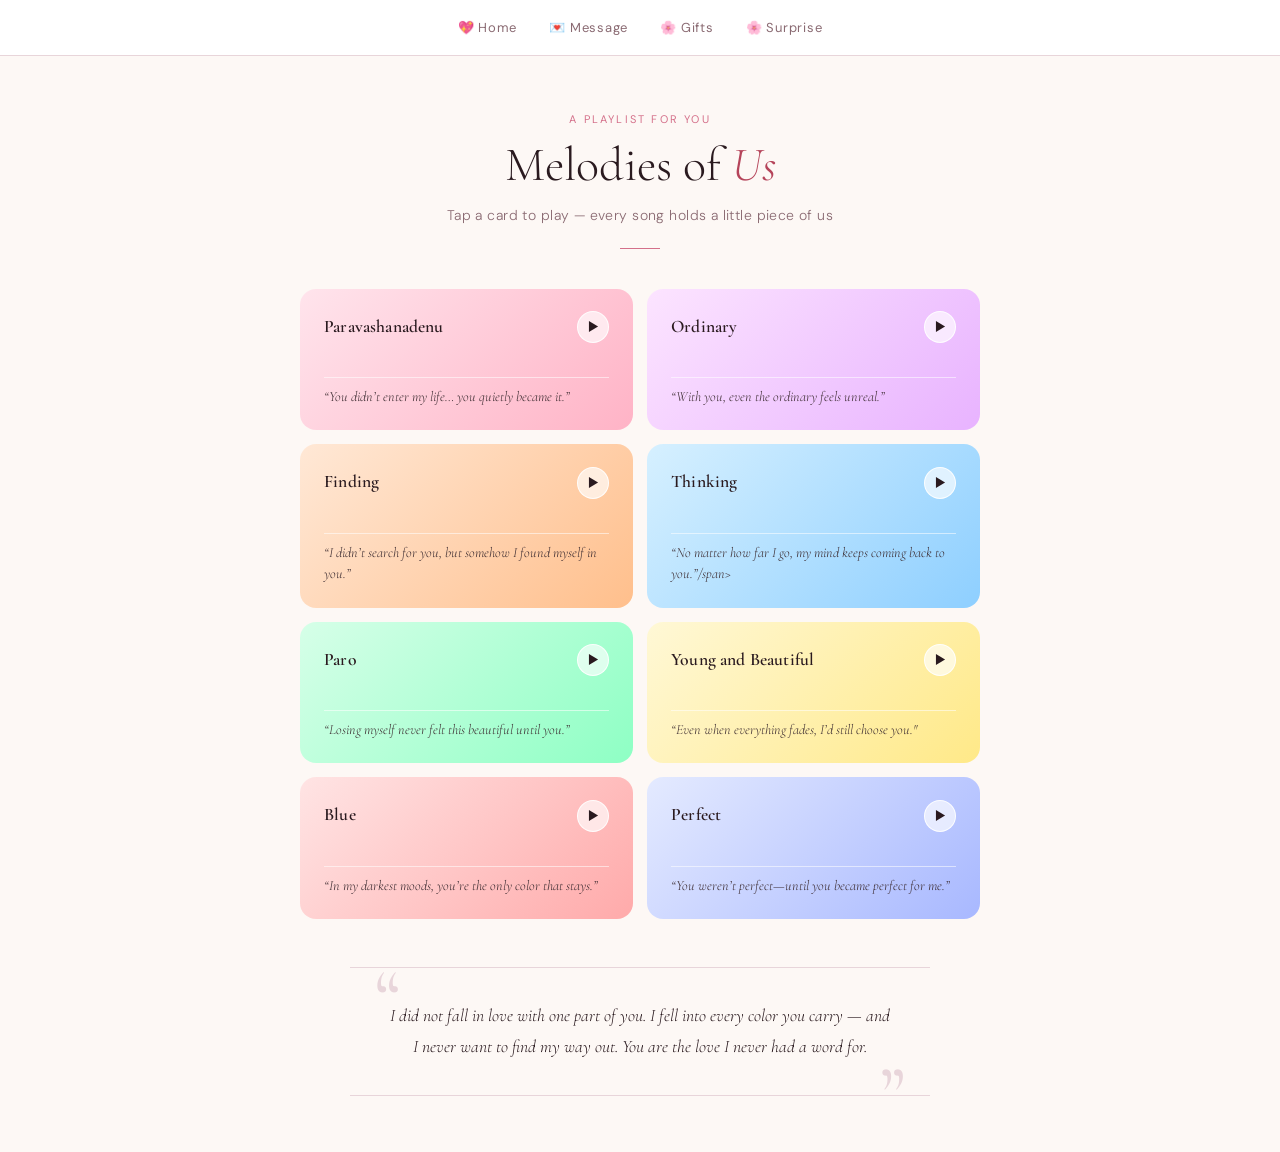
<file: docs/music.html>
<!DOCTYPE html>
<html lang="en">
<head>
  <meta charset="UTF-8">
  <meta name="viewport" content="width=device-width, initial-scale=1.0">
  <title>Melodies of Us 🎵</title>
  <link href="https://fonts.googleapis.com/css2?family=Cormorant+Garamond:ital,wght@0,300;0,400;0,600;1,300;1,400&family=DM+Sans:wght@300;400&display=swap" rel="stylesheet">
  <style>
    *, *::before, *::after { margin: 0; padding: 0; box-sizing: border-box; }

    html, body {
      width: 100%;
      min-height: 100vh;
      background: #fdf8f5;
      font-family: 'DM Sans', sans-serif;
      overflow-x: hidden;
      display: block;
    }

    .top-nav {
      display: flex;
      justify-content: center;
      align-items: center;
      gap: 2rem;
      padding: 1.2rem 2rem;
      background: #fff;
      border-bottom: 0.5px solid #e8d5da;
      position: sticky;
      top: 0;
      left: 0;
      width: 100%;
      z-index: 100;
    }
    .top-nav a {
      font-size: 13px;
      color: #8a6a72;
      text-decoration: none;
      letter-spacing: 0.06em;
      transition: color 0.2s;
    }
    .top-nav a:hover { color: #b5445a; }

    .page-header {
      text-align: center;
      padding: 3.5rem 1rem 2.5rem;
      width: 100%;
    }
    .page-header .eyebrow {
      font-size: 11px;
      letter-spacing: 0.2em;
      color: #d4708a;
      text-transform: uppercase;
      margin-bottom: 0.75rem;
    }
    .page-header h1 {
      font-family: 'Cormorant Garamond', serif;
      font-size: 3rem;
      font-weight: 300;
      color: #2a1a1f;
      line-height: 1.15;
      margin-bottom: 0.75rem;
    }
    .page-header h1 em { font-style: italic; color: #b5445a; }
    .page-header .subtitle { font-size: 14px; color: #8a6a72; font-weight: 300; letter-spacing: 0.03em; }
    .header-line { width: 40px; height: 1px; background: #d4708a; margin: 1.5rem auto 0; }

    .rect-container {
      display: grid;
      grid-template-columns: repeat(2, 1fr);
      gap: 14px;
      max-width: 720px;
      width: 100%;
      margin: 0 auto;
      padding: 0 1.25rem 2rem;
    }

    .music-rect {
      border-radius: 16px;
      padding: 1.4rem 1.5rem;
      cursor: pointer;
      position: relative;
      overflow: hidden;
      transition: transform 0.2s, box-shadow 0.25s, filter 0.2s;
      display: flex;
      flex-direction: column;
      gap: 10px;
      opacity: 0;
      animation: fadeUp 0.5s ease forwards;
    }

    .music-rect:hover { transform: translateY(-3px); }
    .music-rect.playing { filter: saturate(1.3); transform: translateY(-2px) scale(1.01); }

    .music-rect:nth-child(1) { background: linear-gradient(135deg, #ffe4ec, #ffb3c6); animation-delay: 0.05s; }
    .music-rect:nth-child(2) { background: linear-gradient(135deg, #fce4ff, #e8b3ff); animation-delay: 0.10s; }
    .music-rect:nth-child(3) { background: linear-gradient(135deg, #ffe8d6, #ffbf8c); animation-delay: 0.15s; }
    .music-rect:nth-child(4) { background: linear-gradient(135deg, #d6f0ff, #8ecfff); animation-delay: 0.20s; }
    .music-rect:nth-child(5) { background: linear-gradient(135deg, #d6ffe8, #8effc4); animation-delay: 0.25s; }
    .music-rect:nth-child(6) { background: linear-gradient(135deg, #fff8d6, #ffe988); animation-delay: 0.30s; }
    .music-rect:nth-child(7) { background: linear-gradient(135deg, #ffe4e4, #ffaaaa); animation-delay: 0.35s; }
    .music-rect:nth-child(8) { background: linear-gradient(135deg, #e4eaff, #a8b8ff); animation-delay: 0.40s; }

    .music-rect:nth-child(1):hover { box-shadow: 0 10px 30px rgba(255,100,140,0.28); }
    .music-rect:nth-child(2):hover { box-shadow: 0 10px 30px rgba(180,80,255,0.22); }
    .music-rect:nth-child(3):hover { box-shadow: 0 10px 30px rgba(255,140,60,0.22); }
    .music-rect:nth-child(4):hover { box-shadow: 0 10px 30px rgba(60,160,255,0.22); }
    .music-rect:nth-child(5):hover { box-shadow: 0 10px 30px rgba(40,200,120,0.22); }
    .music-rect:nth-child(6):hover { box-shadow: 0 10px 30px rgba(220,180,0,0.22); }
    .music-rect:nth-child(7):hover { box-shadow: 0 10px 30px rgba(255,80,80,0.22); }
    .music-rect:nth-child(8):hover { box-shadow: 0 10px 30px rgba(80,100,255,0.22); }

    .card-top {
      display: flex;
      align-items: center;
      justify-content: space-between;
    }

    .song-title {
      font-family: 'Cormorant Garamond', serif;
      font-size: 1.1rem;
      font-weight: 600;
      color: #2a1a1f;
      letter-spacing: 0.01em;
      line-height: 1.3;
    }

    .play-icon {
      width: 32px; height: 32px;
      border-radius: 50%;
      background: rgba(255,255,255,0.65);
      border: 1px solid rgba(255,255,255,0.9);
      display: flex;
      align-items: center;
      justify-content: center;
      flex-shrink: 0;
      transition: background 0.2s;
    }
    .play-icon svg { width: 11px; height: 11px; fill: #2a1a1f; }
    .music-rect.playing .play-icon { background: rgba(255,255,255,0.92); }
    .music-rect.playing .play-icon .icon-play { display: none; }
    .music-rect:not(.playing) .play-icon .icon-pause { display: none; }

    .quote-line {
      font-family: 'Cormorant Garamond', serif;
      font-style: italic;
      font-size: 0.88rem;
      color: #3a2a2f;
      line-height: 1.55;
      font-weight: 300;
      padding-top: 8px;
      border-top: 1px solid rgba(255,255,255,0.55);
    }

    .wave {
      display: flex;
      align-items: flex-end;
      gap: 2px;
      height: 14px;
      opacity: 0;
      transition: opacity 0.2s;
    }
    .music-rect.playing .wave { opacity: 1; }
    .wave span {
      display: inline-block;
      width: 2px;
      background: rgba(42,26,31,0.45);
      border-radius: 1px;
      animation: wavebar 0.8s ease-in-out infinite;
    }
    .wave span:nth-child(1) { height: 4px; animation-delay: 0s; }
    .wave span:nth-child(2) { height: 10px; animation-delay: 0.15s; }
    .wave span:nth-child(3) { height: 7px; animation-delay: 0.3s; }
    .wave span:nth-child(4) { height: 12px; animation-delay: 0.1s; }
    .wave span:nth-child(5) { height: 5px; animation-delay: 0.25s; }

    @keyframes wavebar {
      0%, 100% { transform: scaleY(1); }
      50% { transform: scaleY(1.8); }
    }

    .music-quote {
      max-width: 580px;
      margin: 1rem auto 3.5rem;
      padding: 2rem 2.5rem;
      text-align: center;
      border-top: 0.5px solid #e8d5da;
      border-bottom: 0.5px solid #e8d5da;
      position: relative;
    }
    .music-quote::before {
      content: '\201C';
      font-family: 'Cormorant Garamond', serif;
      font-size: 5rem;
      color: #e8d5da;
      position: absolute;
      top: -10px; left: 1.5rem;
      line-height: 1;
    }
    .music-quote::after {
      content: '\201D';
      font-family: 'Cormorant Garamond', serif;
      font-size: 5rem;
      color: #e8d5da;
      position: absolute;
      bottom: -40px; right: 1.5rem;
      line-height: 1;
    }
    .music-quote p {
      font-family: 'Cormorant Garamond', serif;
      font-style: italic;
      font-size: 1.1rem;
      color: #2a1a1f;
      line-height: 1.8;
      font-weight: 300;
      position: relative;
      z-index: 1;
    }

    @keyframes fadeUp {
      from { opacity: 0; transform: translateY(16px); }
      to   { opacity: 1; transform: translateY(0); }
    }

    @media (max-width: 480px) {
      .rect-container { grid-template-columns: 1fr; }
      .page-header h1 { font-size: 2.2rem; }
    }
  </style>
</head>
<body>

  <nav class="top-nav">
    <a href="index.html">💖 Home</a>
    <a href="messages.html">💌 Message</a>
      <a href="gift.html">🌸 Gifts</a>
    <a href="surprise.html">🌸 Surprise</a>
  </nav>

  <div class="page-header">
    <p class="eyebrow">a playlist for you</p>
    <h1>Melodies of <em>Us</em></h1>
    <p class="subtitle">Tap a card to play — every song holds a little piece of us</p>
    <div class="header-line"></div>
  </div>

  <div class="rect-container" id="rectContainer">

    <div class="music-rect" data-song="parva.mp3">
      <div class="card-top">
        <span class="song-title">Paravashanadenu</span>
        <div class="play-icon">
          <svg class="icon-play" viewBox="0 0 10 12"><path d="M0 0 L10 6 L0 12 Z"/></svg>
          <svg class="icon-pause" viewBox="0 0 10 12"><rect x="0" y="0" width="3.5" height="12" rx="1"/><rect x="6.5" y="0" width="3.5" height="12" rx="1"/></svg>
        </div>
      </div>
      <div class="wave"><span></span><span></span><span></span><span></span><span></span></div>
      <span class="quote-line">“You didn’t enter my life… you quietly became it.”</span>
    </div>

    <div class="music-rect" data-song="ordinary.mp3">
      <div class="card-top">
        <span class="song-title">Ordinary</span>
        <div class="play-icon">
          <svg class="icon-play" viewBox="0 0 10 12"><path d="M0 0 L10 6 L0 12 Z"/></svg>
          <svg class="icon-pause" viewBox="0 0 10 12"><rect x="0" y="0" width="3.5" height="12" rx="1"/><rect x="6.5" y="0" width="3.5" height="12" rx="1"/></svg>
        </div>
      </div>
      <div class="wave"><span></span><span></span><span></span><span></span><span></span></div>
      <span class="quote-line">“With you, even the ordinary feels unreal.”</span>
    </div>

    <div class="music-rect" data-song="finding.mp3">
      <div class="card-top">
        <span class="song-title">Finding</span>
        <div class="play-icon">
          <svg class="icon-play" viewBox="0 0 10 12"><path d="M0 0 L10 6 L0 12 Z"/></svg>
          <svg class="icon-pause" viewBox="0 0 10 12"><rect x="0" y="0" width="3.5" height="12" rx="1"/><rect x="6.5" y="0" width="3.5" height="12" rx="1"/></svg>
        </div>
      </div>
      <div class="wave"><span></span><span></span><span></span><span></span><span></span></div>
      <span class="quote-line">“I didn’t search for you, but somehow I found myself in you.”</span>
    </div>

    <div class="music-rect" data-song="think.mp3">
      <div class="card-top">
        <span class="song-title">Thinking</span>
        <div class="play-icon">
          <svg class="icon-play" viewBox="0 0 10 12"><path d="M0 0 L10 6 L0 12 Z"/></svg>
          <svg class="icon-pause" viewBox="0 0 10 12"><rect x="0" y="0" width="3.5" height="12" rx="1"/><rect x="6.5" y="0" width="3.5" height="12" rx="1"/></svg>
        </div>
      </div>
      <div class="wave"><span></span><span></span><span></span><span></span><span></span></div>
      <span class="quote-line">“No matter how far I go, my mind keeps coming back to you.”/span>
    </div>

    <div class="music-rect" data-song="paro.mp3">
      <div class="card-top">
        <span class="song-title">Paro</span>
        <div class="play-icon">
          <svg class="icon-play" viewBox="0 0 10 12"><path d="M0 0 L10 6 L0 12 Z"/></svg>
          <svg class="icon-pause" viewBox="0 0 10 12"><rect x="0" y="0" width="3.5" height="12" rx="1"/><rect x="6.5" y="0" width="3.5" height="12" rx="1"/></svg>
        </div>
      </div>
      <div class="wave"><span></span><span></span><span></span><span></span><span></span></div>
      <span class="quote-line">“Losing myself never felt this beautiful until you.”</span>
    </div>

    <div class="music-rect" data-song="young.mp3">
      <div class="card-top">
        <span class="song-title">Young and Beautiful</span>
        <div class="play-icon">
          <svg class="icon-play" viewBox="0 0 10 12"><path d="M0 0 L10 6 L0 12 Z"/></svg>
          <svg class="icon-pause" viewBox="0 0 10 12"><rect x="0" y="0" width="3.5" height="12" rx="1"/><rect x="6.5" y="0" width="3.5" height="12" rx="1"/></svg>
        </div>
      </div>
      <div class="wave"><span></span><span></span><span></span><span></span><span></span></div>
      <span class="quote-line">“Even when everything fades, I’d still choose you."</span>
    </div>

    <div class="music-rect" data-song="blue.mp3">
      <div class="card-top">
        <span class="song-title">Blue</span>
        <div class="play-icon">
          <svg class="icon-play" viewBox="0 0 10 12"><path d="M0 0 L10 6 L0 12 Z"/></svg>
          <svg class="icon-pause" viewBox="0 0 10 12"><rect x="0" y="0" width="3.5" height="12" rx="1"/><rect x="6.5" y="0" width="3.5" height="12" rx="1"/></svg>
        </div>
      </div>
      <div class="wave"><span></span><span></span><span></span><span></span><span></span></div>
      <span class="quote-line">“In my darkest moods, you’re the only color that stays.”</span>
    </div>

    <div class="music-rect" data-song="perfect.mp3">
      <div class="card-top">
        <span class="song-title">Perfect </span>
        <div class="play-icon">
          <svg class="icon-play" viewBox="0 0 10 12"><path d="M0 0 L10 6 L0 12 Z"/></svg>
          <svg class="icon-pause" viewBox="0 0 10 12"><rect x="0" y="0" width="3.5" height="12" rx="1"/><rect x="6.5" y="0" width="3.5" height="12" rx="1"/></svg>
        </div>
      </div>
      <div class="wave"><span></span><span></span><span></span><span></span><span></span></div>
      <span class="quote-line">“You weren’t perfect—until you became perfect for me.”</span>
    </div>

  </div>

  <div class="music-quote">
    <p>I did not fall in love with one part of you. I fell into every color you carry — and I never want to find my way out. You are the love I never had a word for.</p>
  </div>

  <script>
    (function () {
      const rects = document.querySelectorAll('.music-rect');
      let currentAudio = null;
      let currentRect = null;

      rects.forEach(rect => {
        rect.addEventListener('click', function () {
          const songFile = this.getAttribute('data-song');

          if (currentRect === this) {
            if (currentAudio && !currentAudio.paused) {
              currentAudio.pause();
              this.classList.remove('playing');
              currentRect = null; currentAudio = null;
            } else if (currentAudio && currentAudio.paused) {
              currentAudio.play();
              this.classList.add('playing');
            }
            return;
          }

          if (currentAudio) {
            currentAudio.pause();
            currentAudio.currentTime = 0;
            if (currentRect) currentRect.classList.remove('playing');
          }

          const audio = new Audio(songFile);
          audio.play().then(() => {
            this.classList.add('playing');
            currentAudio = audio;
            currentRect = this;
          }).catch(err => {
            alert('Could not play ' + songFile + '. Make sure the file exists.');
            console.error(err);
          });

          audio.addEventListener('ended', () => {
            this.classList.remove('playing');
            currentAudio = null;
            currentRect = null;
          });
        });
      });
    })();
  </script>

</body>
</html>
</file>
<file: style.css>
/* ----- GLOBAL ----- */
body {
  margin: 0;
  height: 100vh;
  background: linear-gradient(135deg, #fce4ec, #f8bbd0);
  display: flex;
  justify-content: center;
  align-items: center;
  font-family: 'Georgia', 'Cormorant Garamond', serif;
  overflow: hidden;
}

/* ===== TOP RIGHT INLINE NAV ===== */
.top-nav {
  position: fixed;
  top: 15px;
  right: 20px;
  z-index: 1000;
  display: flex;
  gap: 20px;
  background: rgba(255, 240, 246, 0.8);
  backdrop-filter: blur(6px);
  padding: 10px 20px;
  border-radius: 30px;
  box-shadow: 0 2px 10px rgba(0,0,0,0.08);
}
.top-nav a {
  text-decoration: none;
  color: #880e4f;
  font-weight: 600;
  font-size: 0.95rem;
  padding: 4px 6px;
  border-radius: 6px;
  transition: background 0.2s, color 0.2s;
}
.top-nav a:hover {
  background: #f48fb1;
  color: white;
}

/* ===== FALLING ITEMS (Hearts, Glitters, Roses) ===== */
.falling-items {
  position: fixed;
  top: 0;
  left: 0;
  width: 100%;
  height: 100%;
  pointer-events: none;
  z-index: 0;
  overflow: hidden;
}

.falling-item {
  position: absolute;
  top: -50px;
  animation: fall linear forwards;
}

.heart-item {
  font-size: 24px;
  color: #e91e8c;
}

.glitter-item {
  width: 6px;
  height: 6px;
  background: white;
  border-radius: 50%;
  box-shadow: 0 0 6px 2px rgba(255,255,255,0.8);
}

.rose-item {
  font-size: 28px;
  filter: drop-shadow(0 0 4px rgba(255,0,0,0.4));
}

@keyframes fall {
  0% {
    transform: translateY(0) rotate(0deg) scale(0.5);
    opacity: 1;
  }
  70% {
    opacity: 0.9;
  }
  100% {
    transform: translateY(100vh) rotate(720deg) scale(1.2);
    opacity: 0;
  }
}

/* ===== ENVELOPE ===== */
.envelope-container {
  position: relative;
  width: 360px;
  height: 270px;
  z-index: 2; /* above falling items */
}

/* Envelope Body */
.envelope-body {
  position: absolute;
  bottom: 0;
  width: 100%;
  height: 210px;
  background: linear-gradient(160deg, #f8c8d4, #f4a9bc);
  border: 2.5px solid #e09aaa;
  border-radius: 0 0 12px 12px;
  box-shadow: 0 15px 25px rgba(0,0,0,0.15);
  z-index: 1;
}

/* Envelope Flap */
.envelope-flap {
  position: absolute;
  top: 0;
  width: 100%;
  height: 140px;
  background: linear-gradient(170deg, #f9c4d3, #f097b0);
  clip-path: polygon(0 0, 50% 100%, 100% 0);
  transform-origin: top center;
  transition: transform 0.8s cubic-bezier(0.4, 0, 0.2, 1);
  z-index: 3;
  border: 2.5px solid #e09aaa;
  border-bottom: none;
}
.envelope-flap.open {
  transform: rotateX(180deg);
}

/* Letter – fixed centering */
.letter {
  position: absolute;
  bottom: 35px;
  left: 50%;
  width: 82%;
  margin-left: -45%;                /* half of 82% = 41%, keeps it perfectly centred */
  background: #fff9fb;
  border: 2px solid #e7b2bf;
  border-radius: 8px;
  padding: 22px 18px;
  text-align: center;
  color: #5e3843;
  z-index: 2;
  opacity: 0;
  transform: translateY(0);         /* only vertical movement will be animated */
  transition: transform 0.7s cubic-bezier(0.25, 0.8, 0.25, 1.2),
              opacity 0.6s ease;
  box-shadow: 0 8px 20px rgba(0,0,0,0.1);
}
.letter.show {
  transform: translateY(-10px);     /* rises straight up */
  opacity: 1;
  z-index: 10;
  box-shadow: 0 20px 35px rgba(0,0,0,0.25);
}

/* Birthday heading – rises separately */
.birthday-heading {
  font-size: 1.5em;
  color: #c1546b;
  margin: 0 0 10px;
  transform: translateY(40px);
  opacity: 0;
  transition: transform 0.7s cubic-bezier(0.25, 0.8, 0.25, 1.2), opacity 0.6s ease;
}
.birthday-heading.show-heading {
  transform: translateY(0);
  opacity: 1;
}

.letter h2 {
  margin: 0 0 10px;
  color: #c1546b;
  font-size: 1.3em;
}
.letter p {
  margin: 0;
  line-height: 1.6;
  font-size: 0.95em;
}
.signature {
  margin-top: 12px !important;
  font-style: italic;
  color: #b33a54;
}

/* Close Button */
.close-btn {
  position: absolute;
  top: 6px;
  right: 8px;
  background: none;
  border: none;
  font-size: 1.2em;
  color: #c1546b;
  cursor: pointer;
  padding: 2px 6px;
  line-height: 1;
  transition: color 0.2s;
  z-index: 5;
}
.close-btn:hover { color: #880e4f; }

/* Ribbon */
.ribbon {
  position: absolute;
  top: -25px;
  left: 50%;
  transform: translateX(-50%);
  z-index: 5;
  width: 100px;
  height: 30px;
}
.ribbon-band {
  width: 100%;
  height: 22px;
  background: linear-gradient(180deg, #f5aaba, #d45d79);
  border-radius: 12px;
  position: relative;
  box-shadow: 0 5px 10px rgba(0,0,0,0.2);
}
.ribbon-band::before,
.ribbon-band::after {
  content: '';
  position: absolute;
  top: 16px;
  width: 16px;
  height: 45px;
  background: #c94b6b;
  border-radius: 0 0 40% 40%;
  box-shadow: 0 5px 8px rgba(0,0,0,0.2);
}
.ribbon-band::before { left: 12px; transform: rotate(18deg); }
.ribbon-band::after  { right: 12px; transform: rotate(-18deg); }
.ribbon-knot {
  position: absolute;
  top: 6px;
  left: 50%;
  transform: translateX(-50%);
  width: 20px;
  height: 20px;
  background: #c94b6b;
  border-radius: 50%;
  box-shadow: 0 4px 6px rgba(0,0,0,0.2);
}

/* Lotus Seal */
.lotus-seal {
  position: absolute;
  top: 50%;
  left: 50%;
  transform: translate(-50%, -50%);
  z-index: 6;
  cursor: pointer;
  filter: drop-shadow(0 6px 10px rgba(0,0,0,0.3));
  transition: transform 0.2s ease;
}
.lotus-seal:hover {
  transform: translate(-50%, -50%) scale(1.1);
  filter: drop-shadow(0 8px 15px rgba(0,0,0,0.4));
}
.lotus-seal:active {
  transform: translate(-50%, -50%) scale(0.95);
}

/* Love Stamp */
.love-stamp {
  position: absolute;
  bottom: 10px;
  right: 12px;
  background: #ffeef4;
  border: 2px dashed #d47b8f;
  border-radius: 4px;
  padding: 5px 10px;
  font-size: 0.75em;
  font-weight: bold;
  color: #862e45;
  z-index: 4;
  transform: rotate(3deg);
  box-shadow: 0 3px 8px rgba(0,0,0,0.15);
}

/* Hint */
.hint {
  position: absolute;
  bottom: -30px;
  left: 50%;
  transform: translateX(-50%);
  font-size: 0.9em;
  color: #9e5b6e;
  background: rgba(255,255,255,0.7);
  padding: 4px 15px;
  border-radius: 15px;
  white-space: nowrap;
}/* ===== MUSIC PAGE RECTANGLES ===== */
.rect-container {
  display: flex;
  flex-wrap: wrap;
  justify-content: left;
  gap: 19px;
  max-width: 500px;
  z-index: 2;
  position: relative;
  margin: 25px auto;
}

.music-rect {
  width: 450px;
  height: 100px;
  background: #ffeef4;
  border: 2px solid #f48fb1;
  border-radius: 16px;
  box-shadow: 0 4px 12px rgba(180,80,100,0.2);
  display: flex;
  align-items: center;
  justify-content: center;
  font-size: 1rem;
  color: #880e4f;
  font-weight: 600;
  font-family: 'Georgia', serif;
  transition: transform 0.2s, box-shadow 0.2s, background 0.2s;
  cursor: pointer;
  user-select: none;
  text-align: center;
  padding: 10px;
}

.music-rect:hover {
  transform: translateY(-3px);
  box-shadow: 0 8px 20px rgba(180,80,100,0.3);
}

.music-rect.playing {
  background: #f8bbd0;
  border-color: #e91e8c;
  box-shadow: 0 0 15px #f06292;
}
/* ===== MESSAGES PAGE – LARGE QUOTE CARDS ===== */
.quotes-container {
  display: flex;
  flex-wrap: wrap;
  justify-content: center;
  gap: 24px;
  max-width: 700px;
  margin: 30px auto;
  padding: 0 20px;
  z-index: 2;
  position: relative;
}

.quote-card {
  width: 280px;
  min-height: 180px;
  background: #fff9fb;
  border: 3px solid #f48fb1;
  border-radius: 24px;
  box-shadow: 0 12px 28px rgba(180,80,100,0.2);
  padding: 28px 24px;
  font-family: 'Georgia', 'Cormorant Garamond', serif;
  color: #5e3843;
  display: flex;
  flex-direction: column;
  justify-content: center;
  text-align: center;
  transition: transform 0.3s ease, box-shadow 0.3s ease;
  word-wrap: break-word;
  position: relative;
}

.quote-card:hover {
  transform: translateY(-6px);
  box-shadow: 0 18px 36px rgba(180,80,100,0.3);
}

.quote-text {
  font-size: 1.2rem;
  line-height: 1.7;
  font-style: italic;
  margin-bottom: 12px;
}

.quote-author {
  font-size: 0.95rem;
  font-weight: 600;
  color: #c1546b;
  margin-top: auto;
}

.quote-decoration {
  font-size: 1.8rem;
  margin-bottom: 6px;
  color: #0110e4;
}/* Let music rectangles be a bit taller to hold both song and quote */
.music-rect {
  width: 500px;        /* slightly wider */
  height: 25px;       /* taller for two lines of text */
  flex-direction: column;
  gap: 6px;
}

.music-rect .song-title {
  font-weight: 700;
  font-size: 1rem;
}

.music-rect .quote-line {
  font-size: 0.75rem;
  font-style: italic;
  line-height: 1.3;
}/* Different colours for each music + quote box */
.music-rect:nth-child(1) { background: #E63946; color: #FFD6D6; }  /* very soft pink */
.music-rect:nth-child(2) { background: #1D3557;color : #A8C0D6; }  /* pale peach-pink */
.music-rect:nth-child(3) { background: #F4A261;color : #5A3E2B; }  /* light rose */
.music-rect:nth-child(4) { background: #2A9D8F;color : #B8E1DD; }  /* blush */
.music-rect:nth-child(5) { background: #6A4C93;color : #D0BDF4; }  /* cotton candy */
.music-rect:nth-child(6) { background: #FF7F11;color : #5C2E00;}  /* pale strawberry */
.music-rect:nth-child(7) { background: #FF4D6D;color : #FFC2CC;}  /* soft mauve-pink */
.music-rect:nth-child(8) { background: #222222;color : #A0A0A0;}  /* milky pink *
/* ===== HOME PAGE – RISING HEADING ===== */
.home-heading {
  font-size: 2.5rem;
  color: #c1546b;
  font-family: 'Georgia', 'Cormorant Garamond', serif;
  text-align: center;
  margin: 0;
  opacity: 0;
  transform: translateY(150px);           /* start below */
  transition: transform 0.9s cubic-bezier(0.25, 0.8, 0.25, 1.2),
              opacity 0.8s ease;
}

.home-heading.show {
  transform: translateY(0);
  opacity: 1;
}

/* Optional decorative line */
.home-subtitle {
  font-size: 1.1rem;
  color: #b3475a;
  margin-top: 12px;
  opacity: 0;
  transform: translateY(80px);
  transition: transform 0.9s cubic-bezier(0.25, 0.8, 0.25, 1.2) 0.2s,
              opacity 0.8s ease 0.2s;
}

.home-subtitle.show {
  transform: translateY(0);
  opacity: 1;
}
/* ===== QUOTE BELOW MUSIC BOXES ===== */
.music-quote {
  text-align: center;
  color: #880e4f;
  font-family: 'Georgia', serif;
  font-size: 1.1rem;
  line-height: 1.6;
  font-style: italic;
  max-width: 600px;
  margin: 25px auto 10px;
  padding: 0 20px;
  position: relative;
  z-index: 2;
}
</file>
<file: frontend/style.css>
/* ----- GLOBAL ----- */
body {
  margin: 0;
  height: 100vh;
  background: linear-gradient(135deg, #fce4ec, #f8bbd0);
  display: flex;
  justify-content: center;
  align-items: center;
  font-family: "Georgia", "Cormorant Garamond", serif;
  overflow: hidden;
}

/* ===== TOP RIGHT INLINE NAV ===== */
.top-nav {
  position: fixed;
  top: 15px;
  right: 20px;
  z-index: 1000;
  display: flex;
  gap: 20px;
  background: rgba(255, 240, 246, 0.8);
  backdrop-filter: blur(6px);
  padding: 10px 20px;
  border-radius: 30px;
  box-shadow: 0 2px 10px rgba(0, 0, 0, 0.08);
}
.top-nav a {
  text-decoration: none;
  color: #880e4f;
  font-weight: 600;
  font-size: 0.95rem;
  padding: 4px 6px;
  border-radius: 6px;
  transition:
    background 0.2s,
    color 0.2s;
}
.top-nav a:hover {
  background: #f48fb1;
  color: white;
}

/* ===== FALLING ITEMS (Hearts, Glitters, Roses) ===== */
.falling-items {
  position: fixed;
  top: 0;
  left: 0;
  width: 100%;
  height: 100%;
  pointer-events: none;
  z-index: 0;
  overflow: hidden;
}

.falling-item {
  position: absolute;
  top: -50px;
  animation: fall linear forwards;
}

.heart-item {
  font-size: 24px;
  color: #e91e8c;
}

.glitter-item {
  width: 6px;
  height: 6px;
  background: white;
  border-radius: 50%;
  box-shadow: 0 0 6px 2px rgba(255, 255, 255, 0.8);
}

.rose-item {
  font-size: 28px;
  filter: drop-shadow(0 0 4px rgba(255, 0, 0, 0.4));
}

@keyframes fall {
  0% {
    transform: translateY(0) rotate(0deg) scale(0.5);
    opacity: 1;
  }
  70% {
    opacity: 0.9;
  }
  100% {
    transform: translateY(100vh) rotate(720deg) scale(1.2);
    opacity: 0;
  }
}

/* ===== ENVELOPE ===== */
.envelope-container {
  position: relative;
  width: 360px;
  height: 270px;
  z-index: 2; /* above falling items */
}

/* Envelope Body */
.envelope-body {
  position: absolute;
  bottom: 0;
  width: 100%;
  height: 210px;
  background: linear-gradient(160deg, #f8c8d4, #f4a9bc);
  border: 2.5px solid #e09aaa;
  border-radius: 0 0 12px 12px;
  box-shadow: 0 15px 25px rgba(0, 0, 0, 0.15);
  z-index: 1;
}

/* Envelope Flap */
.envelope-flap {
  position: absolute;
  top: 0;
  width: 100%;
  height: 140px;
  background: linear-gradient(170deg, #f9c4d3, #f097b0);
  clip-path: polygon(0 0, 50% 100%, 100% 0);
  transform-origin: top center;
  transition: transform 0.8s cubic-bezier(0.4, 0, 0.2, 1);
  z-index: 3;
  border: 2.5px solid #e09aaa;
  border-bottom: none;
}
.envelope-flap.open {
  transform: rotateX(180deg);
}

.love-footer {
  position: fixed;
  bottom: 15px;
  left: 50%;
  transform: translateX(-50%);
  font-size: 0.95rem;
  color: #880e4f;
  font-family: "Georgia", serif;
  font-style: italic;
  background: rgba(255, 240, 246, 0.7);
  padding: 6px 16px;
  border-radius: 20px;
  box-shadow: 0 2px 8px rgba(0, 0, 0, 0.1);
  z-index: 5;
}


.intro-text {
  position: absolute;
  bottom: 80px; /* sits below envelope */
  left: 50%;
  transform: translate(-50%, 100px); /* start hidden below */
  opacity: 0;

  font-size: 1.1rem;
  color: #880e4f;
  font-style: italic;
  text-align: center;

  transition: transform 1s ease, opacity 1s ease;
  z-index: 2;
}

/* when visible */
.intro-text.show {
  transform: translate(-50%, 0);
  opacity: 1;
}


/* Letter – fixed centering */
.letter {
  position: absolute;
  bottom: 35px;
  left: 50%;
  width: 82%;
  margin-left: -45%; /* half of 82% = 41%, keeps it perfectly centred */
  background: #fff9fb;
  border: 2px solid #e7b2bf;
  border-radius: 8px;
  padding: 22px 18px;
  text-align: center;
  color: #5e3843;
  z-index: 2;
  opacity: 0;
  transform: translateY(0); /* only vertical movement will be animated */
  transition:
    transform 0.7s cubic-bezier(0.25, 0.8, 0.25, 1.2),
    opacity 0.6s ease;
  box-shadow: 0 8px 20px rgba(0, 0, 0, 0.1);
}
.letter.show {
  transform: translateY(-10px); /* rises straight up */
  opacity: 1;
  z-index: 10;
  box-shadow: 0 20px 35px rgba(0, 0, 0, 0.25);
}

/* Birthday heading – rises separately */
.birthday-heading {
  font-size: 1.5em;
  color: #c1546b;
  margin: 0 0 10px;
  transform: translateY(40px);
  opacity: 0;
  transition:
    transform 0.7s cubic-bezier(0.25, 0.8, 0.25, 1.2),
    opacity 0.6s ease;
}
.birthday-heading.show-heading {
  transform: translateY(0);
  opacity: 1;
}

.letter h2 {
  margin: 0 0 10px;
  color: #c1546b;
  font-size: 1.3em;
}
.letter p {
  margin: 0;
  line-height: 1.6;
  font-size: 0.95em;
}
.signature {
  margin-top: 12px !important;
  font-style: italic;
  color: #b33a54;
}

/* Close Button */
.close-btn {
  position: absolute;
  top: 6px;
  right: 8px;
  background: none;
  border: none;
  font-size: 1.2em;
  color: #c1546b;
  cursor: pointer;
  padding: 2px 6px;
  line-height: 1;
  transition: color 0.2s;
  z-index: 5;
}
.close-btn:hover {
  color: #880e4f;
}

/* Ribbon */
.ribbon {
  position: absolute;
  top: -25px;
  left: 50%;
  transform: translateX(-50%);
  z-index: 5;
  width: 100px;
  height: 30px;
}
.ribbon-band {
  width: 100%;
  height: 22px;
  background: linear-gradient(180deg, #f5aaba, #d45d79);
  border-radius: 12px;
  position: relative;
  box-shadow: 0 5px 10px rgba(0, 0, 0, 0.2);
}
.ribbon-band::before,
.ribbon-band::after {
  content: "";
  position: absolute;
  top: 16px;
  width: 16px;
  height: 45px;
  background: #c94b6b;
  border-radius: 0 0 40% 40%;
  box-shadow: 0 5px 8px rgba(0, 0, 0, 0.2);
}
.ribbon-band::before {
  left: 12px;
  transform: rotate(18deg);
}
.ribbon-band::after {
  right: 12px;
  transform: rotate(-18deg);
}
.ribbon-knot {
  position: absolute;
  top: 6px;
  left: 50%;
  transform: translateX(-50%);
  width: 20px;
  height: 20px;
  background: #c94b6b;
  border-radius: 50%;
  box-shadow: 0 4px 6px rgba(0, 0, 0, 0.2);
}

/* Lotus Seal */
.lotus-seal {
  position: absolute;
  top: 50%;
  left: 50%;
  transform: translate(-50%, -50%);
  z-index: 6;
  cursor: pointer;
  filter: drop-shadow(0 6px 10px rgba(0, 0, 0, 0.3));
  transition: transform 0.2s ease;
}
.lotus-seal:hover {
  transform: translate(-50%, -50%) scale(1.1);
  filter: drop-shadow(0 8px 15px rgba(0, 0, 0, 0.4));
}
.lotus-seal:active {
  transform: translate(-50%, -50%) scale(0.95);
}

/* Love Stamp */
.love-stamp {
  position: absolute;
  bottom: 10px;
  right: 12px;
  background: #ffeef4;
  border: 2px dashed #d47b8f;
  border-radius: 4px;
  padding: 5px 10px;
  font-size: 0.75em;
  font-weight: bold;
  color: #862e45;
  z-index: 4;
  transform: rotate(3deg);
  box-shadow: 0 3px 8px rgba(0, 0, 0, 0.15);
}

/* Hint */
.hint {
  position: absolute;
  bottom: -30px;
  left: 50%;
  transform: translateX(-50%);
  font-size: 0.9em;
  color: #9e5b6e;
  background: rgba(255, 255, 255, 0.7);
  padding: 4px 15px;
  border-radius: 15px;
  white-space: nowrap;
} /* ===== MUSIC PAGE RECTANGLES ===== */
.rect-container {
  display: flex;
  flex-wrap: wrap;
  justify-content: left;
  gap: 19px;
  max-width: 500px;
  z-index: 2;
  position: relative;
  margin: 25px auto;
}

.music-rect {
  width: 450px;
  height: 100px;
  background: #ffeef4;
  border: 2px solid #f48fb1;
  border-radius: 16px;
  box-shadow: 0 4px 12px rgba(180, 80, 100, 0.2);
  display: flex;
  align-items: center;
  justify-content: center;
  font-size: 1rem;
  color: #880e4f;
  font-weight: 600;
  font-family: "Georgia", serif;
  transition:
    transform 0.2s,
    box-shadow 0.2s,
    background 0.2s;
  cursor: pointer;
  user-select: none;
  text-align: center;
  padding: 10px;
}

.music-rect:hover {
  transform: translateY(-3px);
  box-shadow: 0 8px 20px rgba(180, 80, 100, 0.3);
}

.music-rect.playing {
  background: #f8bbd0;
  border-color: #e91e8c;
  box-shadow: 0 0 15px #f06292;
}
/* ===== MESSAGES PAGE – LARGE QUOTE CARDS ===== */
.quotes-container {
  display: flex;
  flex-wrap: wrap;
  justify-content: center;
  gap: 24px;
  max-width: 700px;
  margin: 30px auto;
  padding: 0 20px;
  z-index: 2;
  position: relative;
}

.quote-card {
  width: 280px;
  min-height: 180px;
  background: #fff9fb;
  border: 3px solid #f48fb1;
  border-radius: 24px;
  box-shadow: 0 12px 28px rgba(180, 80, 100, 0.2);
  padding: 28px 24px;
  font-family: "Georgia", "Cormorant Garamond", serif;
  color: #5e3843;
  display: flex;
  flex-direction: column;
  justify-content: center;
  text-align: center;
  transition:
    transform 0.3s ease,
    box-shadow 0.3s ease;
  word-wrap: break-word;
  position: relative;
}

.quote-card:hover {
  transform: translateY(-6px);
  box-shadow: 0 18px 36px rgba(180, 80, 100, 0.3);
}

.quote-text {
  font-size: 1.2rem;
  line-height: 1.7;
  font-style: italic;
  margin-bottom: 12px;
}

.quote-author {
  font-size: 0.95rem;
  font-weight: 600;
  color: #c1546b;
  margin-top: auto;
}

.quote-decoration {
  font-size: 1.8rem;
  margin-bottom: 6px;
  color: #0110e4;
} /* Let music rectangles be a bit taller to hold both song and quote */
.music-rect {
  width: 500px; /* slightly wider */
  height: 25px; /* taller for two lines of text */
  flex-direction: column;
  gap: 6px;
}

.music-rect .song-title {
  font-weight: 700;
  font-size: 1rem;
}

.music-rect .quote-line {
  font-size: 0.75rem;
  font-style: italic;
  line-height: 1.3;
} /* Different colours for each music + quote box */
.music-rect:nth-child(1) {
  background: #e63946;
  color: #ffd6d6;
} /* very soft pink */
.music-rect:nth-child(2) {
  background: #1d3557;
  color: #a8c0d6;
} /* pale peach-pink */
.music-rect:nth-child(3) {
  background: #f4a261;
  color: #5a3e2b;
} /* light rose */
.music-rect:nth-child(4) {
  background: #2a9d8f;
  color: #b8e1dd;
} /* blush */
.music-rect:nth-child(5) {
  background: #6a4c93;
  color: #d0bdf4;
} /* cotton candy */
.music-rect:nth-child(6) {
  background: #ff7f11;
  color: #5c2e00;
} /* pale strawberry */
.music-rect:nth-child(7) {
  background: #ff4d6d;
  color: #ffc2cc;
} /* soft mauve-pink */
.music-rect:nth-child(8) {
  background: #222222;
  color: #a0a0a0;
} /* milky pink *
/* ===== HOME PAGE – RISING HEADING ===== */
.home-heading {
  font-size: 2.5rem;
  color: #c1546b;
  font-family: "Georgia", "Cormorant Garamond", serif;
  text-align: center;
  margin: 0;
  opacity: 0;
  transform: translateY(150px); /* start below */
  transition:
    transform 0.9s cubic-bezier(0.25, 0.8, 0.25, 1.2),
    opacity 0.8s ease;
}

.home-heading.show {
  transform: translateY(0);
  opacity: 1;
}

/* Optional decorative line */
.home-subtitle {
  font-size: 1.1rem;
  color: #b3475a;
  margin-top: 12px;
  opacity: 0;
  transform: translateY(80px);
  transition:
    transform 0.9s cubic-bezier(0.25, 0.8, 0.25, 1.2) 0.2s,
    opacity 0.8s ease 0.2s;
}

.home-subtitle.show {
  transform: translateY(0);
  opacity: 1;
}
/* ===== QUOTE BELOW MUSIC BOXES ===== */
.music-quote {
  text-align: center;
  color: #880e4f;
  font-family: "Georgia", serif;
  font-size: 1.1rem;
  line-height: 1.6;
  font-style: italic;
  max-width: 600px;
  margin: 25px auto 10px;
  padding: 0 20px;
  position: relative;
  z-index: 2;
}
</file>
